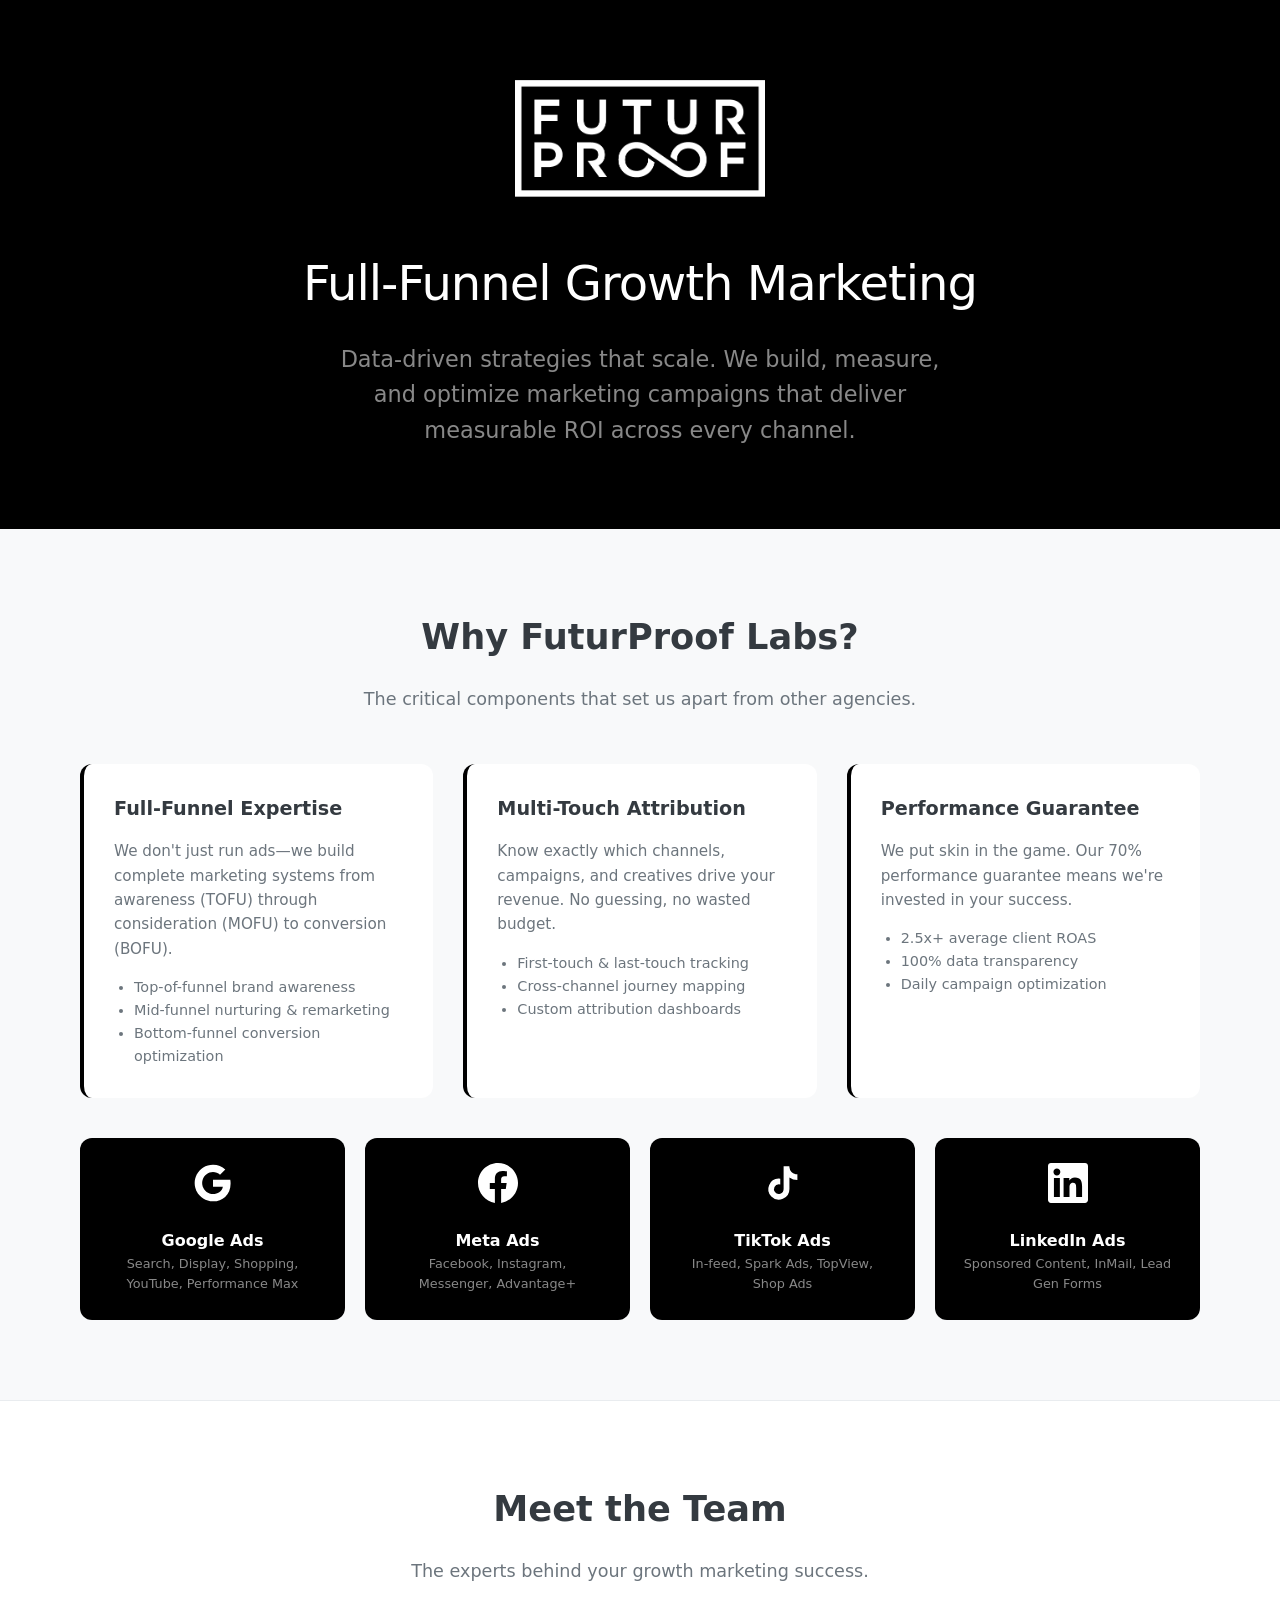
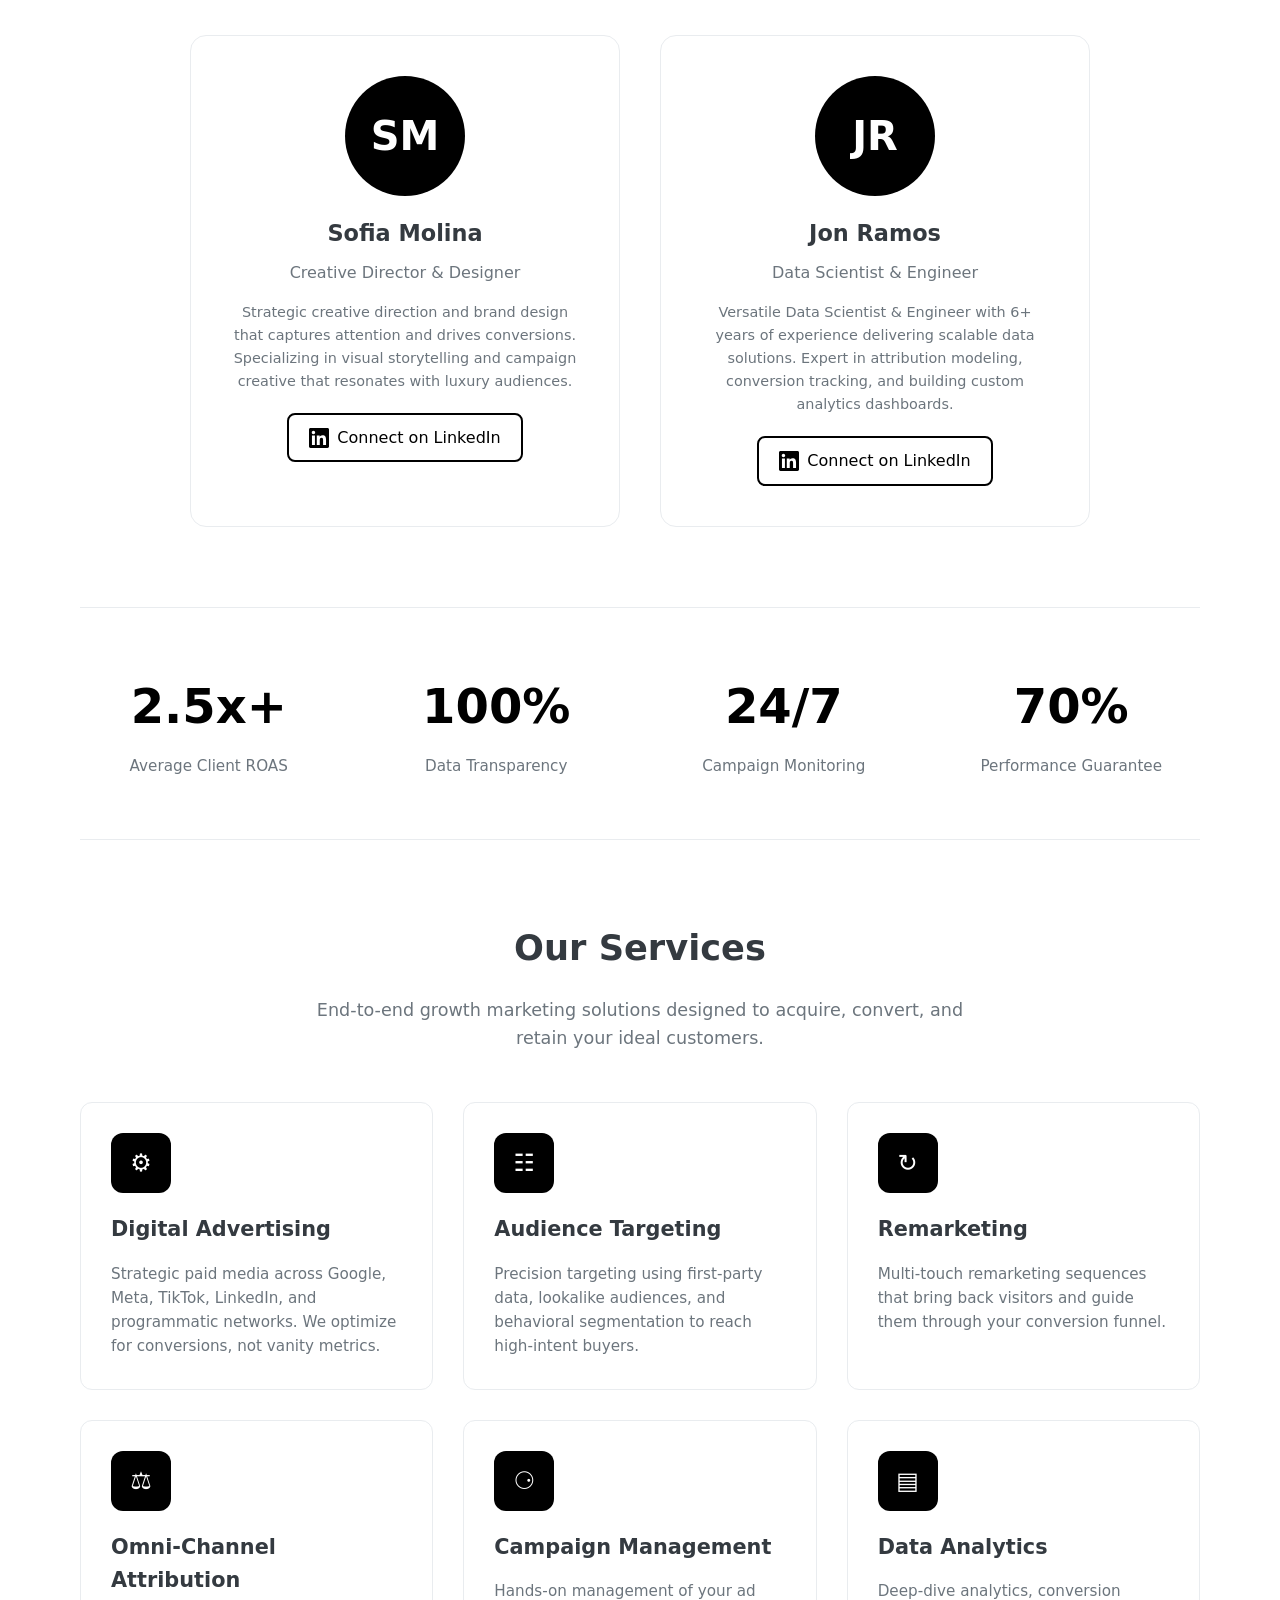
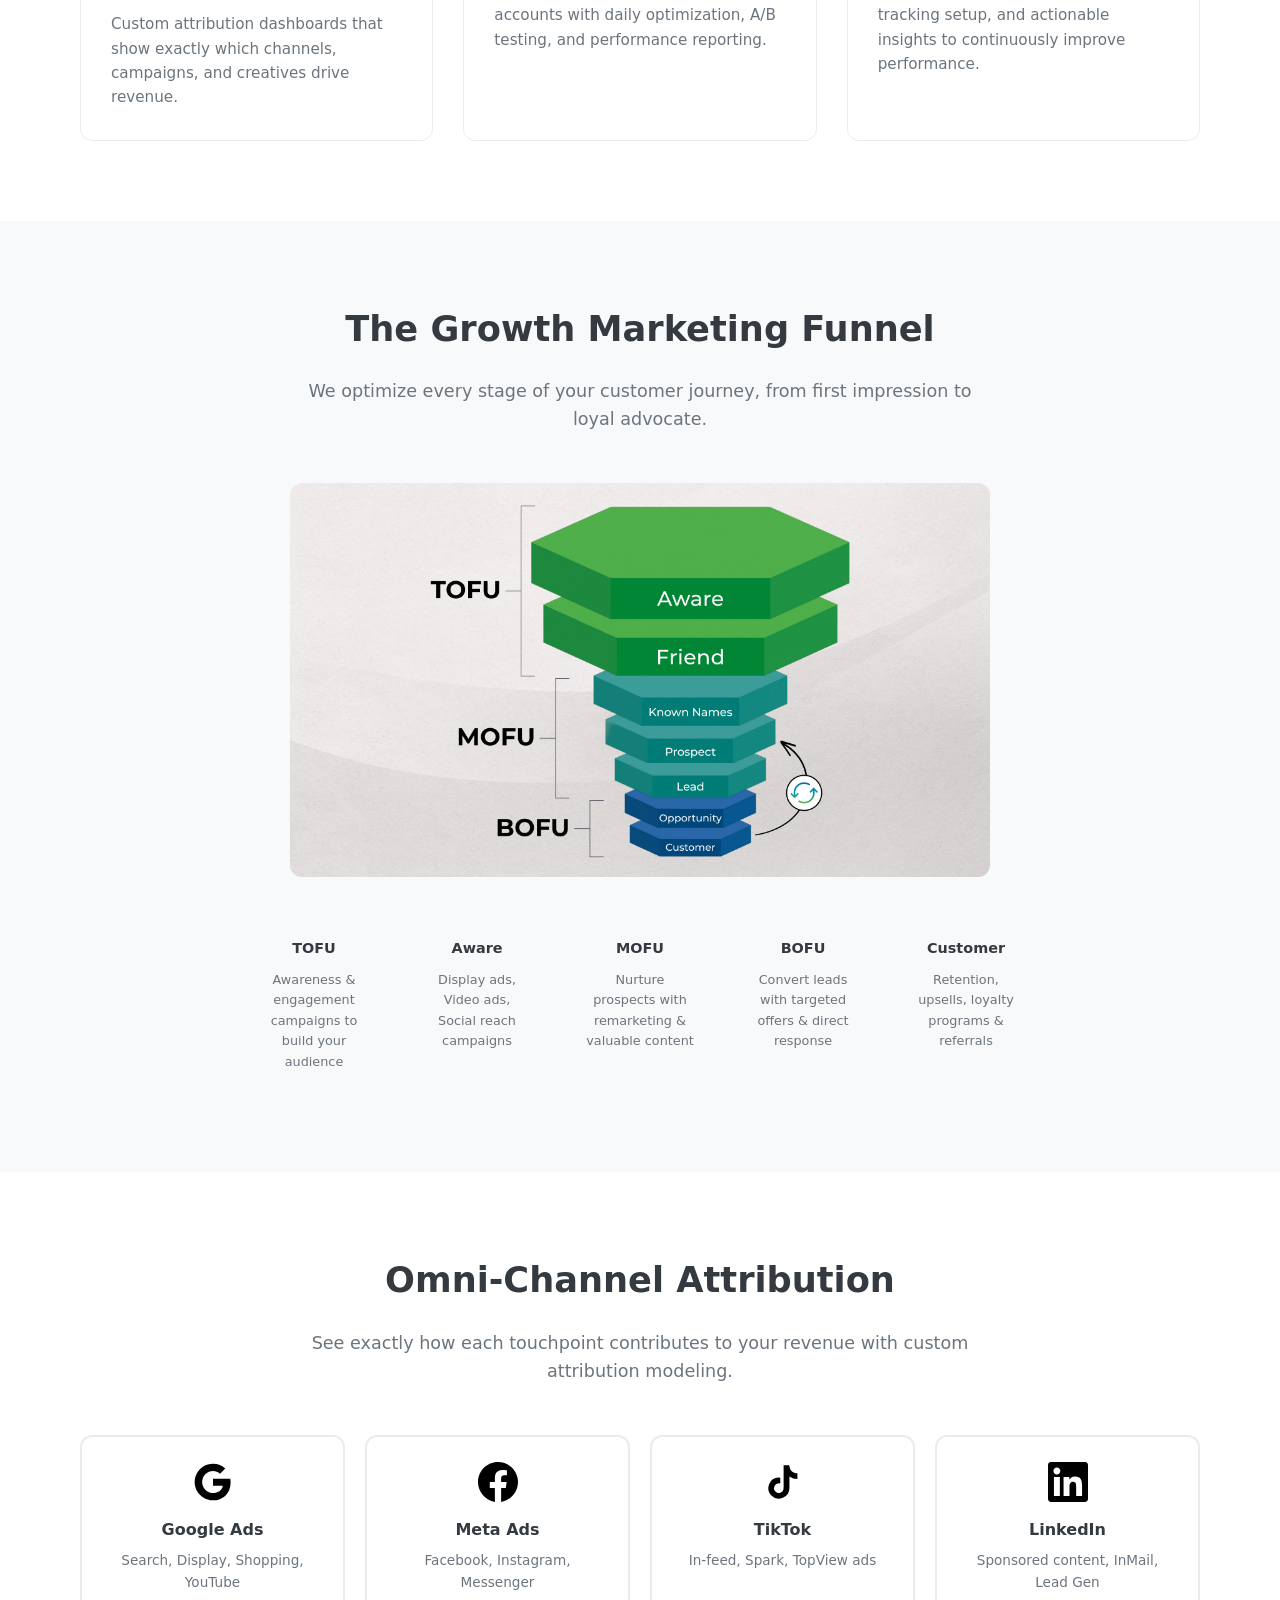
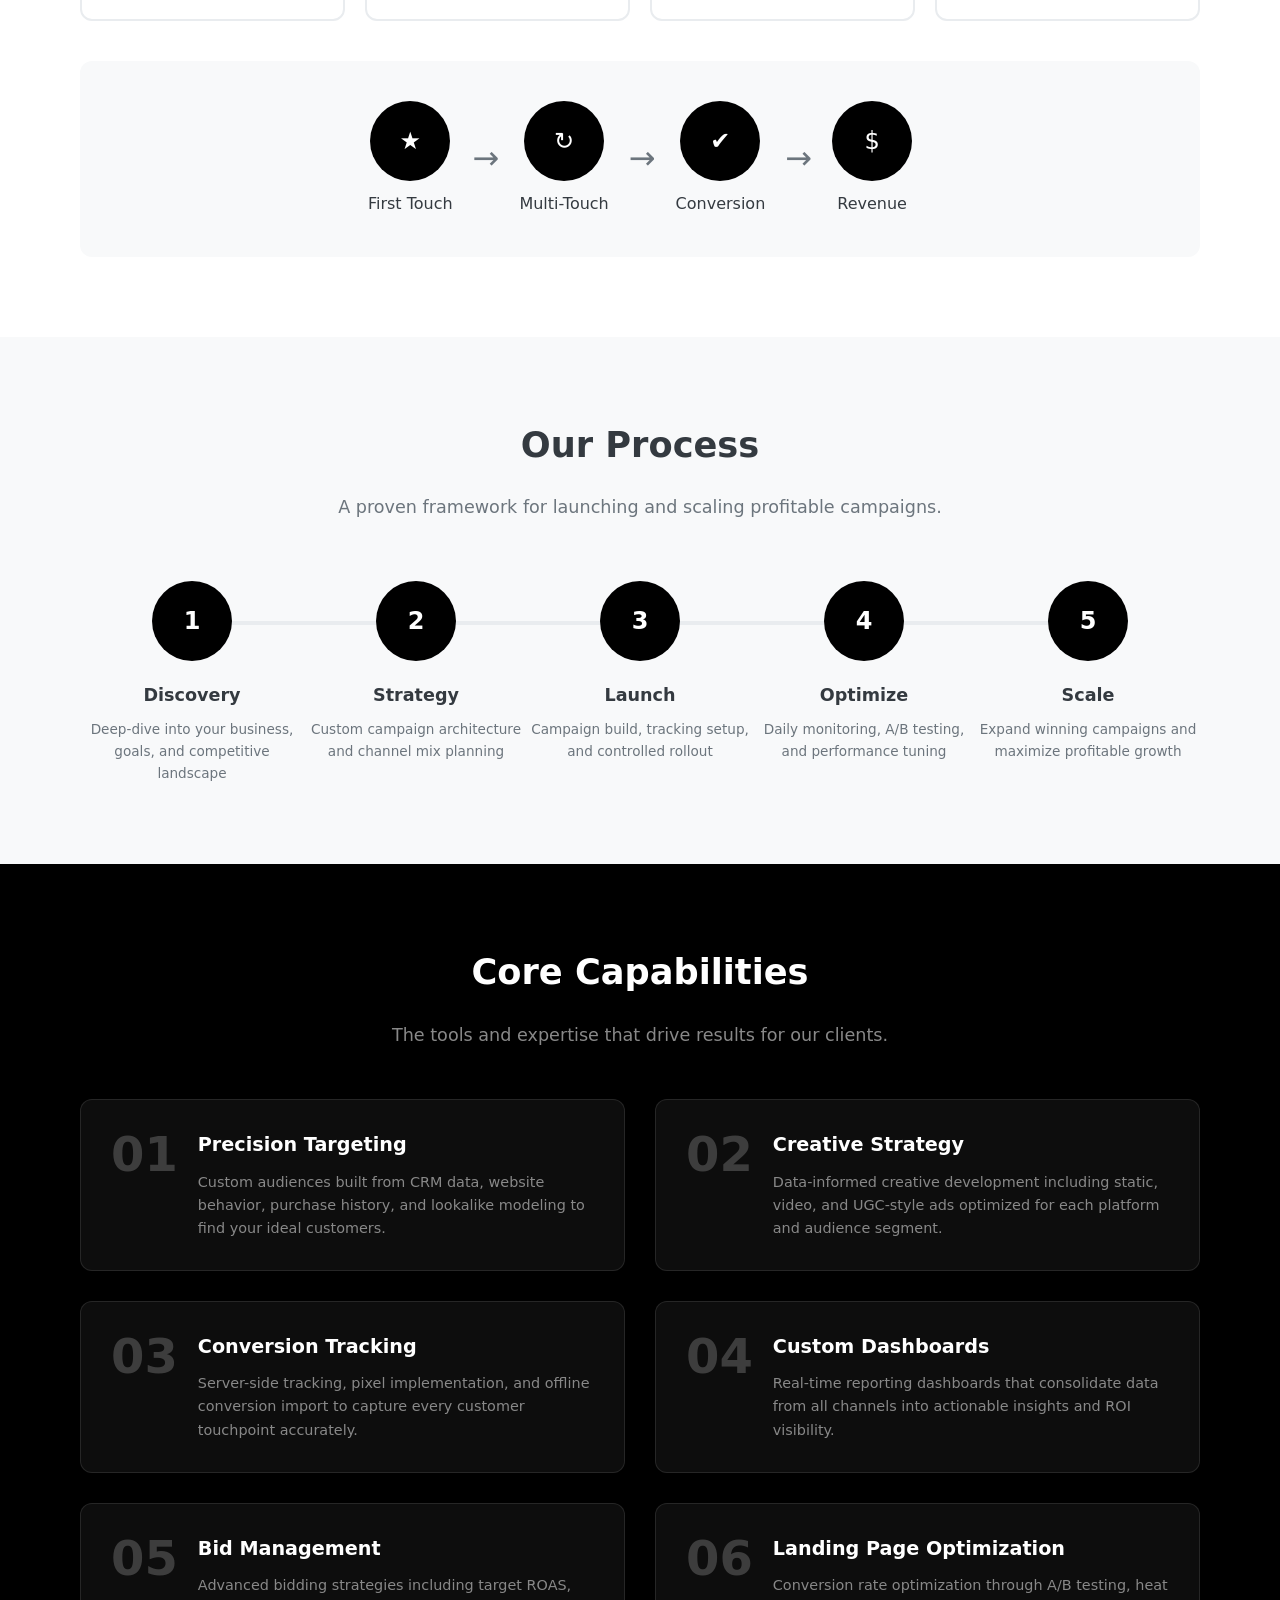
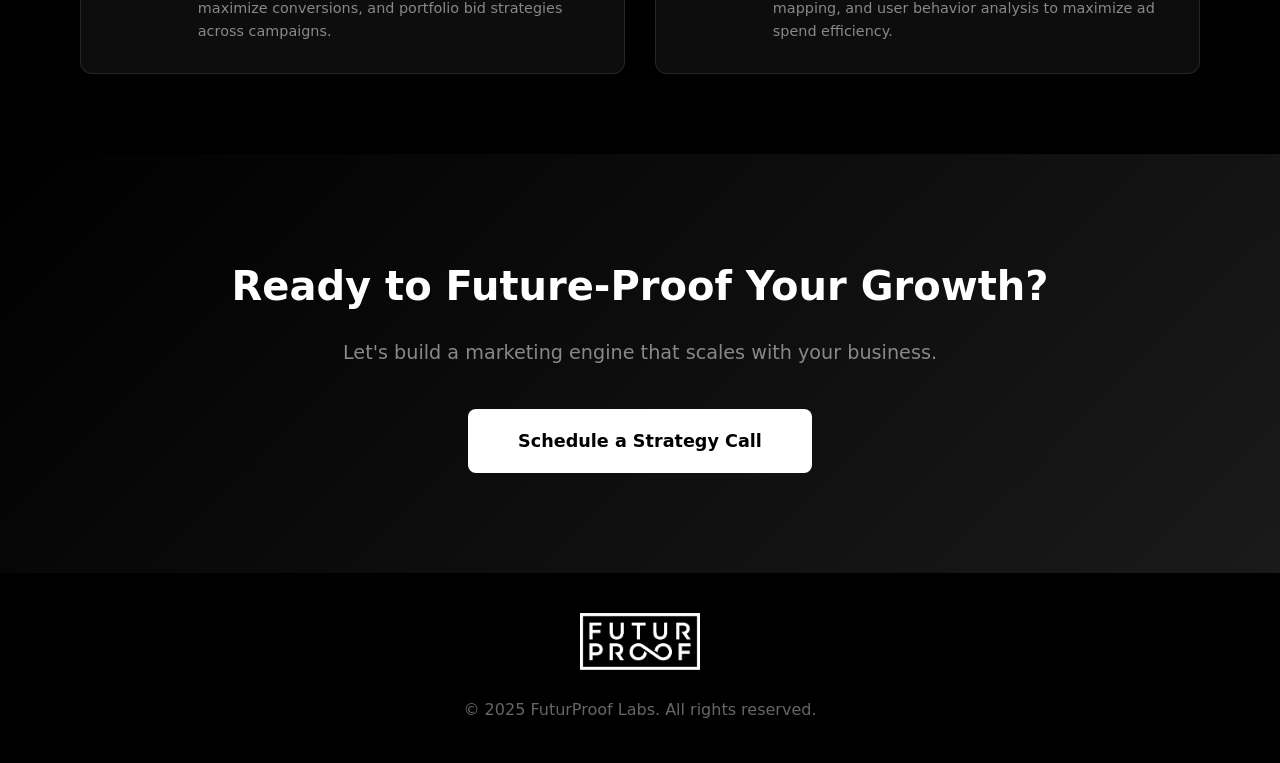
<file: e41638de574397f7c8f82bcf/futurproof-guide.html>
<!DOCTYPE html>
<html lang="en">
<head>
    <meta charset="UTF-8">
    <meta name="viewport" content="width=device-width, initial-scale=1.0">
    <title>FuturProof Labs - Full-Funnel Growth Marketing</title>
    <link rel="icon" type="image/x-icon" href="favicon.ico">
    <link rel="icon" type="image/png" href="assets/images/favicon.png">
    <style>
        * {
            margin: 0;
            padding: 0;
            box-sizing: border-box;
        }

        :root {
            --black: #000000;
            --white: #ffffff;
            --gray-100: #f8f9fa;
            --gray-200: #e9ecef;
            --gray-600: #6c757d;
            --gray-800: #343a40;
            --accent: #2563eb;
            --success: #10b981;
            --warning: #f59e0b;
        }

        body {
            font-family: 'Segoe UI', system-ui, -apple-system, sans-serif;
            background: var(--white);
            color: var(--gray-800);
            line-height: 1.6;
        }

        /* Hero Section */
        .hero {
            background: var(--black);
            color: var(--white);
            padding: 80px 40px;
            text-align: center;
        }

        .hero-logo {
            max-width: 250px;
            margin-bottom: 40px;
        }

        .hero h1 {
            font-size: 3rem;
            font-weight: 300;
            margin-bottom: 20px;
            letter-spacing: -1px;
        }

        .hero .tagline {
            font-size: 1.4rem;
            color: #888;
            max-width: 600px;
            margin: 0 auto;
        }

        /* Container */
        .container {
            max-width: 1200px;
            margin: 0 auto;
            padding: 0 40px;
        }

        /* Section */
        .section {
            padding: 80px 0;
        }

        .section-dark {
            background: var(--gray-100);
        }

        .section-black {
            background: var(--black);
            color: var(--white);
        }

        .section-title {
            font-size: 2.2rem;
            font-weight: 600;
            margin-bottom: 20px;
            text-align: center;
        }

        .section-subtitle {
            font-size: 1.1rem;
            color: var(--gray-600);
            text-align: center;
            max-width: 700px;
            margin: 0 auto 50px;
        }

        .section-black .section-subtitle {
            color: #888;
        }

        /* Services Grid */
        .services-grid {
            display: grid;
            grid-template-columns: repeat(3, 1fr);
            gap: 30px;
        }

        .service-card {
            background: var(--white);
            border: 1px solid var(--gray-200);
            border-radius: 12px;
            padding: 30px;
            transition: transform 0.3s, box-shadow 0.3s;
        }

        .service-card:hover {
            transform: translateY(-5px);
            box-shadow: 0 20px 40px rgba(0,0,0,0.1);
        }

        .service-icon {
            width: 60px;
            height: 60px;
            background: var(--black);
            color: var(--white);
            border-radius: 12px;
            display: flex;
            align-items: center;
            justify-content: center;
            font-size: 1.5rem;
            margin-bottom: 20px;
        }

        .service-card h3 {
            font-size: 1.3rem;
            margin-bottom: 15px;
        }

        .service-card p {
            color: var(--gray-600);
            font-size: 0.95rem;
        }

        /* Marketing Funnel */
        .funnel-container {
            max-width: 800px;
            margin: 0 auto;
        }

        .funnel-details {
            display: grid;
            grid-template-columns: repeat(5, 1fr);
            gap: 15px;
            margin-top: 40px;
        }

        .funnel-detail {
            text-align: center;
            padding: 20px;
            background: var(--gray-100);
            border-radius: 8px;
        }

        .funnel-detail h4 {
            font-size: 0.9rem;
            margin-bottom: 10px;
            color: var(--gray-800);
        }

        .funnel-detail p {
            font-size: 0.8rem;
            color: var(--gray-600);
        }

        /* Attribution Diagram */
        .attribution-grid {
            display: grid;
            grid-template-columns: repeat(4, 1fr);
            gap: 20px;
            margin-bottom: 40px;
        }

        .channel-card {
            background: var(--white);
            border: 2px solid var(--gray-200);
            border-radius: 12px;
            padding: 25px;
            text-align: center;
        }

        .channel-icon {
            margin-bottom: 15px;
            display: flex;
            justify-content: center;
            align-items: center;
        }

        .channel-card h4 {
            font-size: 1rem;
            margin-bottom: 8px;
        }

        .channel-card p {
            font-size: 0.85rem;
            color: var(--gray-600);
        }

        .attribution-flow {
            display: flex;
            align-items: center;
            justify-content: center;
            gap: 20px;
            padding: 40px;
            background: var(--gray-100);
            border-radius: 12px;
        }

        .flow-item {
            text-align: center;
        }

        .flow-circle {
            width: 80px;
            height: 80px;
            border-radius: 50%;
            background: var(--black);
            color: var(--white);
            display: flex;
            align-items: center;
            justify-content: center;
            font-size: 1.5rem;
            margin: 0 auto 10px;
        }

        .flow-arrow {
            font-size: 2rem;
            color: var(--gray-600);
        }

        /* Process Timeline */
        .process-timeline {
            display: flex;
            justify-content: space-between;
            position: relative;
            margin-top: 60px;
        }

        .process-timeline::before {
            content: '';
            position: absolute;
            top: 40px;
            left: 10%;
            right: 10%;
            height: 4px;
            background: var(--gray-200);
        }

        .process-step {
            text-align: center;
            width: 20%;
            position: relative;
        }

        .step-number {
            width: 80px;
            height: 80px;
            background: var(--black);
            color: var(--white);
            border-radius: 50%;
            display: flex;
            align-items: center;
            justify-content: center;
            font-size: 1.5rem;
            font-weight: 700;
            margin: 0 auto 20px;
            position: relative;
            z-index: 1;
        }

        .process-step h4 {
            font-size: 1.1rem;
            margin-bottom: 10px;
        }

        .process-step p {
            font-size: 0.85rem;
            color: var(--gray-600);
        }

        /* Capabilities */
        .capabilities-grid {
            display: grid;
            grid-template-columns: repeat(2, 1fr);
            gap: 30px;
        }

        .capability-card {
            display: flex;
            gap: 20px;
            padding: 30px;
            background: rgba(255,255,255,0.05);
            border: 1px solid rgba(255,255,255,0.1);
            border-radius: 12px;
        }

        .capability-number {
            font-size: 3rem;
            font-weight: 700;
            color: rgba(255,255,255,0.2);
            line-height: 1;
        }

        .capability-content h3 {
            font-size: 1.2rem;
            margin-bottom: 10px;
        }

        .capability-content p {
            color: #888;
            font-size: 0.9rem;
        }

        /* CTA Section */
        .cta-section {
            text-align: center;
            padding: 100px 40px;
            background: linear-gradient(135deg, #000 0%, #1a1a1a 100%);
            color: var(--white);
        }

        .cta-section h2 {
            font-size: 2.5rem;
            margin-bottom: 20px;
        }

        .cta-section p {
            font-size: 1.2rem;
            color: #888;
            margin-bottom: 40px;
        }

        .cta-button {
            display: inline-block;
            padding: 18px 50px;
            background: var(--white);
            color: var(--black);
            text-decoration: none;
            font-weight: 600;
            font-size: 1.1rem;
            border-radius: 8px;
            transition: transform 0.3s;
        }

        .cta-button:hover {
            transform: scale(1.05);
        }

        /* Team Section */
        .team-grid {
            display: grid;
            grid-template-columns: repeat(2, 1fr);
            gap: 40px;
            max-width: 900px;
            margin: 0 auto;
        }

        .team-card {
            background: var(--white);
            border-radius: 16px;
            padding: 40px;
            text-align: center;
            border: 1px solid var(--gray-200);
            transition: transform 0.3s, box-shadow 0.3s;
        }

        .team-card:hover {
            transform: translateY(-5px);
            box-shadow: 0 20px 40px rgba(0,0,0,0.1);
        }

        .team-avatar {
            width: 120px;
            height: 120px;
            border-radius: 50%;
            background: var(--black);
            color: var(--white);
            display: flex;
            align-items: center;
            justify-content: center;
            font-size: 2.5rem;
            font-weight: 600;
            margin: 0 auto 20px;
        }

        .team-card h3 {
            font-size: 1.4rem;
            margin-bottom: 8px;
        }

        .team-card .team-title {
            color: var(--gray-600);
            font-size: 1rem;
            margin-bottom: 15px;
        }

        .team-card .team-bio {
            color: var(--gray-600);
            font-size: 0.9rem;
            line-height: 1.6;
            margin-bottom: 20px;
        }

        .team-linkedin {
            display: inline-flex;
            align-items: center;
            gap: 8px;
            color: var(--black);
            text-decoration: none;
            font-weight: 500;
            padding: 10px 20px;
            border: 2px solid var(--black);
            border-radius: 8px;
            transition: background 0.3s, color 0.3s;
        }

        .team-linkedin:hover {
            background: var(--black);
            color: var(--white);
        }

        .team-linkedin svg {
            width: 20px;
            height: 20px;
        }

        /* Stats Bar */
        .stats-bar {
            display: grid;
            grid-template-columns: repeat(4, 1fr);
            gap: 30px;
            padding: 60px 0;
            border-top: 1px solid var(--gray-200);
            border-bottom: 1px solid var(--gray-200);
        }

        .stat-item {
            text-align: center;
        }

        .stat-number {
            font-size: 3rem;
            font-weight: 700;
            color: var(--black);
            margin-bottom: 10px;
        }

        .stat-label {
            color: var(--gray-600);
            font-size: 0.95rem;
        }

        /* Responsive */
        @media (max-width: 1024px) {
            .services-grid {
                grid-template-columns: repeat(2, 1fr);
            }

            .funnel-details {
                grid-template-columns: repeat(3, 1fr);
            }

            .attribution-grid {
                grid-template-columns: repeat(2, 1fr);
            }
        }

        @media (max-width: 768px) {
            .hero h1 {
                font-size: 2rem;
            }

            .services-grid,
            .capabilities-grid,
            .team-grid {
                grid-template-columns: 1fr;
            }

            .funnel-details,
            .stats-bar {
                grid-template-columns: repeat(2, 1fr);
            }

            .process-timeline {
                flex-direction: column;
                gap: 30px;
            }

            .process-timeline::before {
                display: none;
            }

            .process-step {
                width: 100%;
            }

            .attribution-flow {
                flex-direction: column;
            }

            .flow-arrow {
                transform: rotate(90deg);
            }
        }

        /* Print Styles */
        @media print {
            .hero {
                padding: 40px;
            }

            .section {
                padding: 40px 0;
            }

            .service-card:hover,
            .funnel-bar:hover {
                transform: none;
                box-shadow: none;
            }
        }
    </style>
</head>
<body>
    <!-- Google Tag Manager (noscript) -->
    <noscript><iframe src="https://www.googletagmanager.com/ns.html?id=GTM-5G9CL9B5"
    height="0" width="0" style="display:none;visibility:hidden"></iframe></noscript>
    <!-- End Google Tag Manager (noscript) -->
    <!-- Hero -->
    <section class="hero">
        <img src="assets/images/futurproof-logo.png" alt="FuturProof Labs" class="hero-logo">
        <h1>Full-Funnel Growth Marketing</h1>
        <p class="tagline">Data-driven strategies that scale. We build, measure, and optimize marketing campaigns that deliver measurable ROI across every channel.</p>
    </section>

    <!-- Why FuturProof Labs - Critical Components -->
    <section class="section" style="background: #f8f9fa; border-bottom: 1px solid #e9ecef;">
        <div class="container">
            <h2 class="section-title">Why FuturProof Labs?</h2>
            <p class="section-subtitle">The critical components that set us apart from other agencies.</p>

            <div style="display: grid; grid-template-columns: repeat(3, 1fr); gap: 30px; margin-top: 40px;">
                <div style="background: #fff; padding: 30px; border-radius: 12px; border-left: 4px solid #000;">
                    <h3 style="font-size: 1.2rem; margin-bottom: 15px;">Full-Funnel Expertise</h3>
                    <p style="color: #6c757d; font-size: 0.95rem; margin-bottom: 15px;">We don't just run ads—we build complete marketing systems from awareness (TOFU) through consideration (MOFU) to conversion (BOFU).</p>
                    <ul style="color: #6c757d; font-size: 0.9rem; padding-left: 20px;">
                        <li>Top-of-funnel brand awareness</li>
                        <li>Mid-funnel nurturing & remarketing</li>
                        <li>Bottom-funnel conversion optimization</li>
                    </ul>
                </div>
                <div style="background: #fff; padding: 30px; border-radius: 12px; border-left: 4px solid #000;">
                    <h3 style="font-size: 1.2rem; margin-bottom: 15px;">Multi-Touch Attribution</h3>
                    <p style="color: #6c757d; font-size: 0.95rem; margin-bottom: 15px;">Know exactly which channels, campaigns, and creatives drive your revenue. No guessing, no wasted budget.</p>
                    <ul style="color: #6c757d; font-size: 0.9rem; padding-left: 20px;">
                        <li>First-touch & last-touch tracking</li>
                        <li>Cross-channel journey mapping</li>
                        <li>Custom attribution dashboards</li>
                    </ul>
                </div>
                <div style="background: #fff; padding: 30px; border-radius: 12px; border-left: 4px solid #000;">
                    <h3 style="font-size: 1.2rem; margin-bottom: 15px;">Performance Guarantee</h3>
                    <p style="color: #6c757d; font-size: 0.95rem; margin-bottom: 15px;">We put skin in the game. Our 70% performance guarantee means we're invested in your success.</p>
                    <ul style="color: #6c757d; font-size: 0.9rem; padding-left: 20px;">
                        <li>2.5x+ average client ROAS</li>
                        <li>100% data transparency</li>
                        <li>Daily campaign optimization</li>
                    </ul>
                </div>
            </div>

            <div style="display: grid; grid-template-columns: repeat(4, 1fr); gap: 20px; margin-top: 40px;">
                <div style="background: #000; color: #fff; padding: 25px; border-radius: 12px; text-align: center;">
                    <div style="font-size: 2rem; margin-bottom: 10px;">
                        <svg viewBox="0 0 24 24" width="40" height="40" fill="#fff" style="display: inline-block;">
                            <path d="M22.56 12.25c0-.78-.07-1.53-.2-2.25H12v4.26h5.92c-.26 1.37-1.04 2.53-2.21 3.31v2.77h3.57c2.08-1.92 3.28-4.74 3.28-8.09z"/>
                            <path d="M12 23c2.97 0 5.46-.98 7.28-2.66l-3.57-2.77c-.98.66-2.23 1.06-3.71 1.06-2.86 0-5.29-1.93-6.16-4.53H2.18v2.84C3.99 20.53 7.7 23 12 23z"/>
                            <path d="M5.84 14.09c-.22-.66-.35-1.36-.35-2.09s.13-1.43.35-2.09V7.07H2.18C1.43 8.55 1 10.22 1 12s.43 3.45 1.18 4.93l2.85-2.22.81-.62z"/>
                            <path d="M12 5.38c1.62 0 3.06.56 4.21 1.64l3.15-3.15C17.45 2.09 14.97 1 12 1 7.7 1 3.99 3.47 2.18 7.07l3.66 2.84c.87-2.6 3.3-4.53 6.16-4.53z"/>
                        </svg>
                    </div>
                    <h4 style="font-size: 1rem;">Google Ads</h4>
                    <p style="font-size: 0.8rem; color: #888;">Search, Display, Shopping, YouTube, Performance Max</p>
                </div>
                <div style="background: #000; color: #fff; padding: 25px; border-radius: 12px; text-align: center;">
                    <div style="font-size: 2rem; margin-bottom: 10px;">
                        <svg viewBox="0 0 24 24" width="40" height="40" fill="#fff" style="display: inline-block;">
                            <path d="M24 12.073c0-6.627-5.373-12-12-12s-12 5.373-12 12c0 5.99 4.388 10.954 10.125 11.854v-8.385H7.078v-3.47h3.047V9.43c0-3.007 1.792-4.669 4.533-4.669 1.312 0 2.686.235 2.686.235v2.953H15.83c-1.491 0-1.956.925-1.956 1.874v2.25h3.328l-.532 3.47h-2.796v8.385C19.612 23.027 24 18.062 24 12.073z"/>
                        </svg>
                    </div>
                    <h4 style="font-size: 1rem;">Meta Ads</h4>
                    <p style="font-size: 0.8rem; color: #888;">Facebook, Instagram, Messenger, Advantage+</p>
                </div>
                <div style="background: #000; color: #fff; padding: 25px; border-radius: 12px; text-align: center;">
                    <div style="font-size: 2rem; margin-bottom: 10px;">
                        <svg viewBox="0 0 24 24" width="40" height="40" fill="#fff" style="display: inline-block;">
                            <path d="M19.59 6.69a4.83 4.83 0 0 1-3.77-4.25V2h-3.45v13.67a2.89 2.89 0 0 1-5.2 1.74 2.89 2.89 0 0 1 2.31-4.64 2.93 2.93 0 0 1 .88.13V9.4a6.84 6.84 0 0 0-1-.05A6.33 6.33 0 0 0 5 20.1a6.34 6.34 0 0 0 10.86-4.43v-7a8.16 8.16 0 0 0 4.77 1.52v-3.4a4.85 4.85 0 0 1-1-.1z"/>
                        </svg>
                    </div>
                    <h4 style="font-size: 1rem;">TikTok Ads</h4>
                    <p style="font-size: 0.8rem; color: #888;">In-feed, Spark Ads, TopView, Shop Ads</p>
                </div>
                <div style="background: #000; color: #fff; padding: 25px; border-radius: 12px; text-align: center;">
                    <div style="font-size: 2rem; margin-bottom: 10px;">
                        <svg viewBox="0 0 24 24" width="40" height="40" fill="#fff" style="display: inline-block;">
                            <path d="M20.447 20.452h-3.554v-5.569c0-1.328-.027-3.037-1.852-3.037-1.853 0-2.136 1.445-2.136 2.939v5.667H9.351V9h3.414v1.561h.046c.477-.9 1.637-1.85 3.37-1.85 3.601 0 4.267 2.37 4.267 5.455v6.286zM5.337 7.433c-1.144 0-2.063-.926-2.063-2.065 0-1.138.92-2.063 2.063-2.063 1.14 0 2.064.925 2.064 2.063 0 1.139-.925 2.065-2.064 2.065zm1.782 13.019H3.555V9h3.564v11.452zM22.225 0H1.771C.792 0 0 .774 0 1.729v20.542C0 23.227.792 24 1.771 24h20.451C23.2 24 24 23.227 24 22.271V1.729C24 .774 23.2 0 22.222 0h.003z"/>
                        </svg>
                    </div>
                    <h4 style="font-size: 1rem;">LinkedIn Ads</h4>
                    <p style="font-size: 0.8rem; color: #888;">Sponsored Content, InMail, Lead Gen Forms</p>
                </div>
            </div>
        </div>
    </section>

    <!-- Team Section -->
    <section class="section">
        <div class="container">
            <h2 class="section-title">Meet the Team</h2>
            <p class="section-subtitle">The experts behind your growth marketing success.</p>

            <div class="team-grid">
                <div class="team-card">
                    <div class="team-avatar">SM</div>
                    <h3>Sofia Molina</h3>
                    <p class="team-title">Creative Director & Designer</p>
                    <p class="team-bio">Strategic creative direction and brand design that captures attention and drives conversions. Specializing in visual storytelling and campaign creative that resonates with luxury audiences.</p>
                    <a href="https://www.linkedin.com/in/sofia-molina-designs/" target="_blank" class="team-linkedin">
                        <svg viewBox="0 0 24 24" fill="currentColor">
                            <path d="M20.447 20.452h-3.554v-5.569c0-1.328-.027-3.037-1.852-3.037-1.853 0-2.136 1.445-2.136 2.939v5.667H9.351V9h3.414v1.561h.046c.477-.9 1.637-1.85 3.37-1.85 3.601 0 4.267 2.37 4.267 5.455v6.286zM5.337 7.433c-1.144 0-2.063-.926-2.063-2.065 0-1.138.92-2.063 2.063-2.063 1.14 0 2.064.925 2.064 2.063 0 1.139-.925 2.065-2.064 2.065zm1.782 13.019H3.555V9h3.564v11.452zM22.225 0H1.771C.792 0 0 .774 0 1.729v20.542C0 23.227.792 24 1.771 24h20.451C23.2 24 24 23.227 24 22.271V1.729C24 .774 23.2 0 22.222 0h.003z"/>
                        </svg>
                        Connect on LinkedIn
                    </a>
                </div>

                <div class="team-card">
                    <div class="team-avatar">JR</div>
                    <h3>Jon Ramos</h3>
                    <p class="team-title">Data Scientist & Engineer</p>
                    <p class="team-bio">Versatile Data Scientist & Engineer with 6+ years of experience delivering scalable data solutions. Expert in attribution modeling, conversion tracking, and building custom analytics dashboards.</p>
                    <a href="https://www.linkedin.com/in/jon-d-ramos/" target="_blank" class="team-linkedin">
                        <svg viewBox="0 0 24 24" fill="currentColor">
                            <path d="M20.447 20.452h-3.554v-5.569c0-1.328-.027-3.037-1.852-3.037-1.853 0-2.136 1.445-2.136 2.939v5.667H9.351V9h3.414v1.561h.046c.477-.9 1.637-1.85 3.37-1.85 3.601 0 4.267 2.37 4.267 5.455v6.286zM5.337 7.433c-1.144 0-2.063-.926-2.063-2.065 0-1.138.92-2.063 2.063-2.063 1.14 0 2.064.925 2.064 2.063 0 1.139-.925 2.065-2.064 2.065zm1.782 13.019H3.555V9h3.564v11.452zM22.225 0H1.771C.792 0 0 .774 0 1.729v20.542C0 23.227.792 24 1.771 24h20.451C23.2 24 24 23.227 24 22.271V1.729C24 .774 23.2 0 22.222 0h.003z"/>
                        </svg>
                        Connect on LinkedIn
                    </a>
                </div>
            </div>
        </div>
    </section>

    <!-- Stats Bar -->
    <div class="container">
        <div class="stats-bar">
            <div class="stat-item">
                <div class="stat-number">2.5x+</div>
                <div class="stat-label">Average Client ROAS</div>
            </div>
            <div class="stat-item">
                <div class="stat-number">100%</div>
                <div class="stat-label">Data Transparency</div>
            </div>
            <div class="stat-item">
                <div class="stat-number">24/7</div>
                <div class="stat-label">Campaign Monitoring</div>
            </div>
            <div class="stat-item">
                <div class="stat-number">70%</div>
                <div class="stat-label">Performance Guarantee</div>
            </div>
        </div>
    </div>

    <!-- Services -->
    <section class="section">
        <div class="container">
            <h2 class="section-title">Our Services</h2>
            <p class="section-subtitle">End-to-end growth marketing solutions designed to acquire, convert, and retain your ideal customers.</p>

            <div class="services-grid">
                <div class="service-card">
                    <div class="service-icon">&#9881;</div>
                    <h3>Digital Advertising</h3>
                    <p>Strategic paid media across Google, Meta, TikTok, LinkedIn, and programmatic networks. We optimize for conversions, not vanity metrics.</p>
                </div>
                <div class="service-card">
                    <div class="service-icon">&#9783;</div>
                    <h3>Audience Targeting</h3>
                    <p>Precision targeting using first-party data, lookalike audiences, and behavioral segmentation to reach high-intent buyers.</p>
                </div>
                <div class="service-card">
                    <div class="service-icon">&#8635;</div>
                    <h3>Remarketing</h3>
                    <p>Multi-touch remarketing sequences that bring back visitors and guide them through your conversion funnel.</p>
                </div>
                <div class="service-card">
                    <div class="service-icon">&#9878;</div>
                    <h3>Omni-Channel Attribution</h3>
                    <p>Custom attribution dashboards that show exactly which channels, campaigns, and creatives drive revenue.</p>
                </div>
                <div class="service-card">
                    <div class="service-icon">&#9862;</div>
                    <h3>Campaign Management</h3>
                    <p>Hands-on management of your ad accounts with daily optimization, A/B testing, and performance reporting.</p>
                </div>
                <div class="service-card">
                    <div class="service-icon">&#9636;</div>
                    <h3>Data Analytics</h3>
                    <p>Deep-dive analytics, conversion tracking setup, and actionable insights to continuously improve performance.</p>
                </div>
            </div>
        </div>
    </section>

    <!-- Marketing Funnel -->
    <section class="section section-dark">
        <div class="container">
            <h2 class="section-title">The Growth Marketing Funnel</h2>
            <p class="section-subtitle">We optimize every stage of your customer journey, from first impression to loyal advocate.</p>

            <div class="funnel-container">
                <img src="assets/images/marketing-funnel.jpg" alt="Marketing Funnel - TOFU, MOFU, BOFU" style="width: 100%; max-width: 700px; display: block; margin: 0 auto; border-radius: 12px;">

                <div class="funnel-details">
                    <div class="funnel-detail">
                        <h4>TOFU</h4>
                        <p>Awareness & engagement campaigns to build your audience</p>
                    </div>
                    <div class="funnel-detail">
                        <h4>Aware</h4>
                        <p>Display ads, Video ads, Social reach campaigns</p>
                    </div>
                    <div class="funnel-detail">
                        <h4>MOFU</h4>
                        <p>Nurture prospects with remarketing & valuable content</p>
                    </div>
                    <div class="funnel-detail">
                        <h4>BOFU</h4>
                        <p>Convert leads with targeted offers & direct response</p>
                    </div>
                    <div class="funnel-detail">
                        <h4>Customer</h4>
                        <p>Retention, upsells, loyalty programs & referrals</p>
                    </div>
                </div>
            </div>
        </div>
    </section>

    <!-- Attribution -->
    <section class="section">
        <div class="container">
            <h2 class="section-title">Omni-Channel Attribution</h2>
            <p class="section-subtitle">See exactly how each touchpoint contributes to your revenue with custom attribution modeling.</p>

            <div class="attribution-grid">
                <div class="channel-card">
                    <div class="channel-icon">
                        <svg viewBox="0 0 24 24" width="40" height="40" fill="#000000">
                            <path d="M22.56 12.25c0-.78-.07-1.53-.2-2.25H12v4.26h5.92c-.26 1.37-1.04 2.53-2.21 3.31v2.77h3.57c2.08-1.92 3.28-4.74 3.28-8.09z"/>
                            <path d="M12 23c2.97 0 5.46-.98 7.28-2.66l-3.57-2.77c-.98.66-2.23 1.06-3.71 1.06-2.86 0-5.29-1.93-6.16-4.53H2.18v2.84C3.99 20.53 7.7 23 12 23z"/>
                            <path d="M5.84 14.09c-.22-.66-.35-1.36-.35-2.09s.13-1.43.35-2.09V7.07H2.18C1.43 8.55 1 10.22 1 12s.43 3.45 1.18 4.93l2.85-2.22.81-.62z"/>
                            <path d="M12 5.38c1.62 0 3.06.56 4.21 1.64l3.15-3.15C17.45 2.09 14.97 1 12 1 7.7 1 3.99 3.47 2.18 7.07l3.66 2.84c.87-2.6 3.3-4.53 6.16-4.53z"/>
                        </svg>
                    </div>
                    <h4>Google Ads</h4>
                    <p>Search, Display, Shopping, YouTube</p>
                </div>
                <div class="channel-card">
                    <div class="channel-icon">
                        <svg viewBox="0 0 24 24" width="40" height="40" fill="#000000">
                            <path d="M24 12.073c0-6.627-5.373-12-12-12s-12 5.373-12 12c0 5.99 4.388 10.954 10.125 11.854v-8.385H7.078v-3.47h3.047V9.43c0-3.007 1.792-4.669 4.533-4.669 1.312 0 2.686.235 2.686.235v2.953H15.83c-1.491 0-1.956.925-1.956 1.874v2.25h3.328l-.532 3.47h-2.796v8.385C19.612 23.027 24 18.062 24 12.073z"/>
                        </svg>
                    </div>
                    <h4>Meta Ads</h4>
                    <p>Facebook, Instagram, Messenger</p>
                </div>
                <div class="channel-card">
                    <div class="channel-icon">
                        <svg viewBox="0 0 24 24" width="40" height="40" fill="#000000">
                            <path d="M19.59 6.69a4.83 4.83 0 0 1-3.77-4.25V2h-3.45v13.67a2.89 2.89 0 0 1-5.2 1.74 2.89 2.89 0 0 1 2.31-4.64 2.93 2.93 0 0 1 .88.13V9.4a6.84 6.84 0 0 0-1-.05A6.33 6.33 0 0 0 5 20.1a6.34 6.34 0 0 0 10.86-4.43v-7a8.16 8.16 0 0 0 4.77 1.52v-3.4a4.85 4.85 0 0 1-1-.1z"/>
                        </svg>
                    </div>
                    <h4>TikTok</h4>
                    <p>In-feed, Spark, TopView ads</p>
                </div>
                <div class="channel-card">
                    <div class="channel-icon">
                        <svg viewBox="0 0 24 24" width="40" height="40" fill="#000000">
                            <path d="M20.447 20.452h-3.554v-5.569c0-1.328-.027-3.037-1.852-3.037-1.853 0-2.136 1.445-2.136 2.939v5.667H9.351V9h3.414v1.561h.046c.477-.9 1.637-1.85 3.37-1.85 3.601 0 4.267 2.37 4.267 5.455v6.286zM5.337 7.433c-1.144 0-2.063-.926-2.063-2.065 0-1.138.92-2.063 2.063-2.063 1.14 0 2.064.925 2.064 2.063 0 1.139-.925 2.065-2.064 2.065zm1.782 13.019H3.555V9h3.564v11.452zM22.225 0H1.771C.792 0 0 .774 0 1.729v20.542C0 23.227.792 24 1.771 24h20.451C23.2 24 24 23.227 24 22.271V1.729C24 .774 23.2 0 22.222 0h.003z"/>
                        </svg>
                    </div>
                    <h4>LinkedIn</h4>
                    <p>Sponsored content, InMail, Lead Gen</p>
                </div>
            </div>

            <div class="attribution-flow">
                <div class="flow-item">
                    <div class="flow-circle">&#9733;</div>
                    <p>First Touch</p>
                </div>
                <div class="flow-arrow">&#8594;</div>
                <div class="flow-item">
                    <div class="flow-circle">&#8635;</div>
                    <p>Multi-Touch</p>
                </div>
                <div class="flow-arrow">&#8594;</div>
                <div class="flow-item">
                    <div class="flow-circle">&#10004;</div>
                    <p>Conversion</p>
                </div>
                <div class="flow-arrow">&#8594;</div>
                <div class="flow-item">
                    <div class="flow-circle">$</div>
                    <p>Revenue</p>
                </div>
            </div>
        </div>
    </section>

    <!-- Process -->
    <section class="section section-dark">
        <div class="container">
            <h2 class="section-title">Our Process</h2>
            <p class="section-subtitle">A proven framework for launching and scaling profitable campaigns.</p>

            <div class="process-timeline">
                <div class="process-step">
                    <div class="step-number">1</div>
                    <h4>Discovery</h4>
                    <p>Deep-dive into your business, goals, and competitive landscape</p>
                </div>
                <div class="process-step">
                    <div class="step-number">2</div>
                    <h4>Strategy</h4>
                    <p>Custom campaign architecture and channel mix planning</p>
                </div>
                <div class="process-step">
                    <div class="step-number">3</div>
                    <h4>Launch</h4>
                    <p>Campaign build, tracking setup, and controlled rollout</p>
                </div>
                <div class="process-step">
                    <div class="step-number">4</div>
                    <h4>Optimize</h4>
                    <p>Daily monitoring, A/B testing, and performance tuning</p>
                </div>
                <div class="process-step">
                    <div class="step-number">5</div>
                    <h4>Scale</h4>
                    <p>Expand winning campaigns and maximize profitable growth</p>
                </div>
            </div>
        </div>
    </section>

    <!-- Capabilities -->
    <section class="section section-black">
        <div class="container">
            <h2 class="section-title">Core Capabilities</h2>
            <p class="section-subtitle">The tools and expertise that drive results for our clients.</p>

            <div class="capabilities-grid">
                <div class="capability-card">
                    <div class="capability-number">01</div>
                    <div class="capability-content">
                        <h3>Precision Targeting</h3>
                        <p>Custom audiences built from CRM data, website behavior, purchase history, and lookalike modeling to find your ideal customers.</p>
                    </div>
                </div>
                <div class="capability-card">
                    <div class="capability-number">02</div>
                    <div class="capability-content">
                        <h3>Creative Strategy</h3>
                        <p>Data-informed creative development including static, video, and UGC-style ads optimized for each platform and audience segment.</p>
                    </div>
                </div>
                <div class="capability-card">
                    <div class="capability-number">03</div>
                    <div class="capability-content">
                        <h3>Conversion Tracking</h3>
                        <p>Server-side tracking, pixel implementation, and offline conversion import to capture every customer touchpoint accurately.</p>
                    </div>
                </div>
                <div class="capability-card">
                    <div class="capability-number">04</div>
                    <div class="capability-content">
                        <h3>Custom Dashboards</h3>
                        <p>Real-time reporting dashboards that consolidate data from all channels into actionable insights and ROI visibility.</p>
                    </div>
                </div>
                <div class="capability-card">
                    <div class="capability-number">05</div>
                    <div class="capability-content">
                        <h3>Bid Management</h3>
                        <p>Advanced bidding strategies including target ROAS, maximize conversions, and portfolio bid strategies across campaigns.</p>
                    </div>
                </div>
                <div class="capability-card">
                    <div class="capability-number">06</div>
                    <div class="capability-content">
                        <h3>Landing Page Optimization</h3>
                        <p>Conversion rate optimization through A/B testing, heat mapping, and user behavior analysis to maximize ad spend efficiency.</p>
                    </div>
                </div>
            </div>
        </div>
    </section>

    <!-- CTA -->
    <section class="cta-section">
        <h2>Ready to Future-Proof Your Growth?</h2>
        <p>Let's build a marketing engine that scales with your business.</p>
        <a href="#" class="cta-button">Schedule a Strategy Call</a>
    </section>

    <!-- Footer -->
    <footer style="background: #000; color: #666; text-align: center; padding: 40px;">
        <img src="assets/images/futurproof-logo.png" alt="FuturProof Labs" style="max-width: 120px; margin-bottom: 20px;">
        <p>&copy; 2025 FuturProof Labs. All rights reserved.</p>
    </footer>
</body>
</html>
</file>
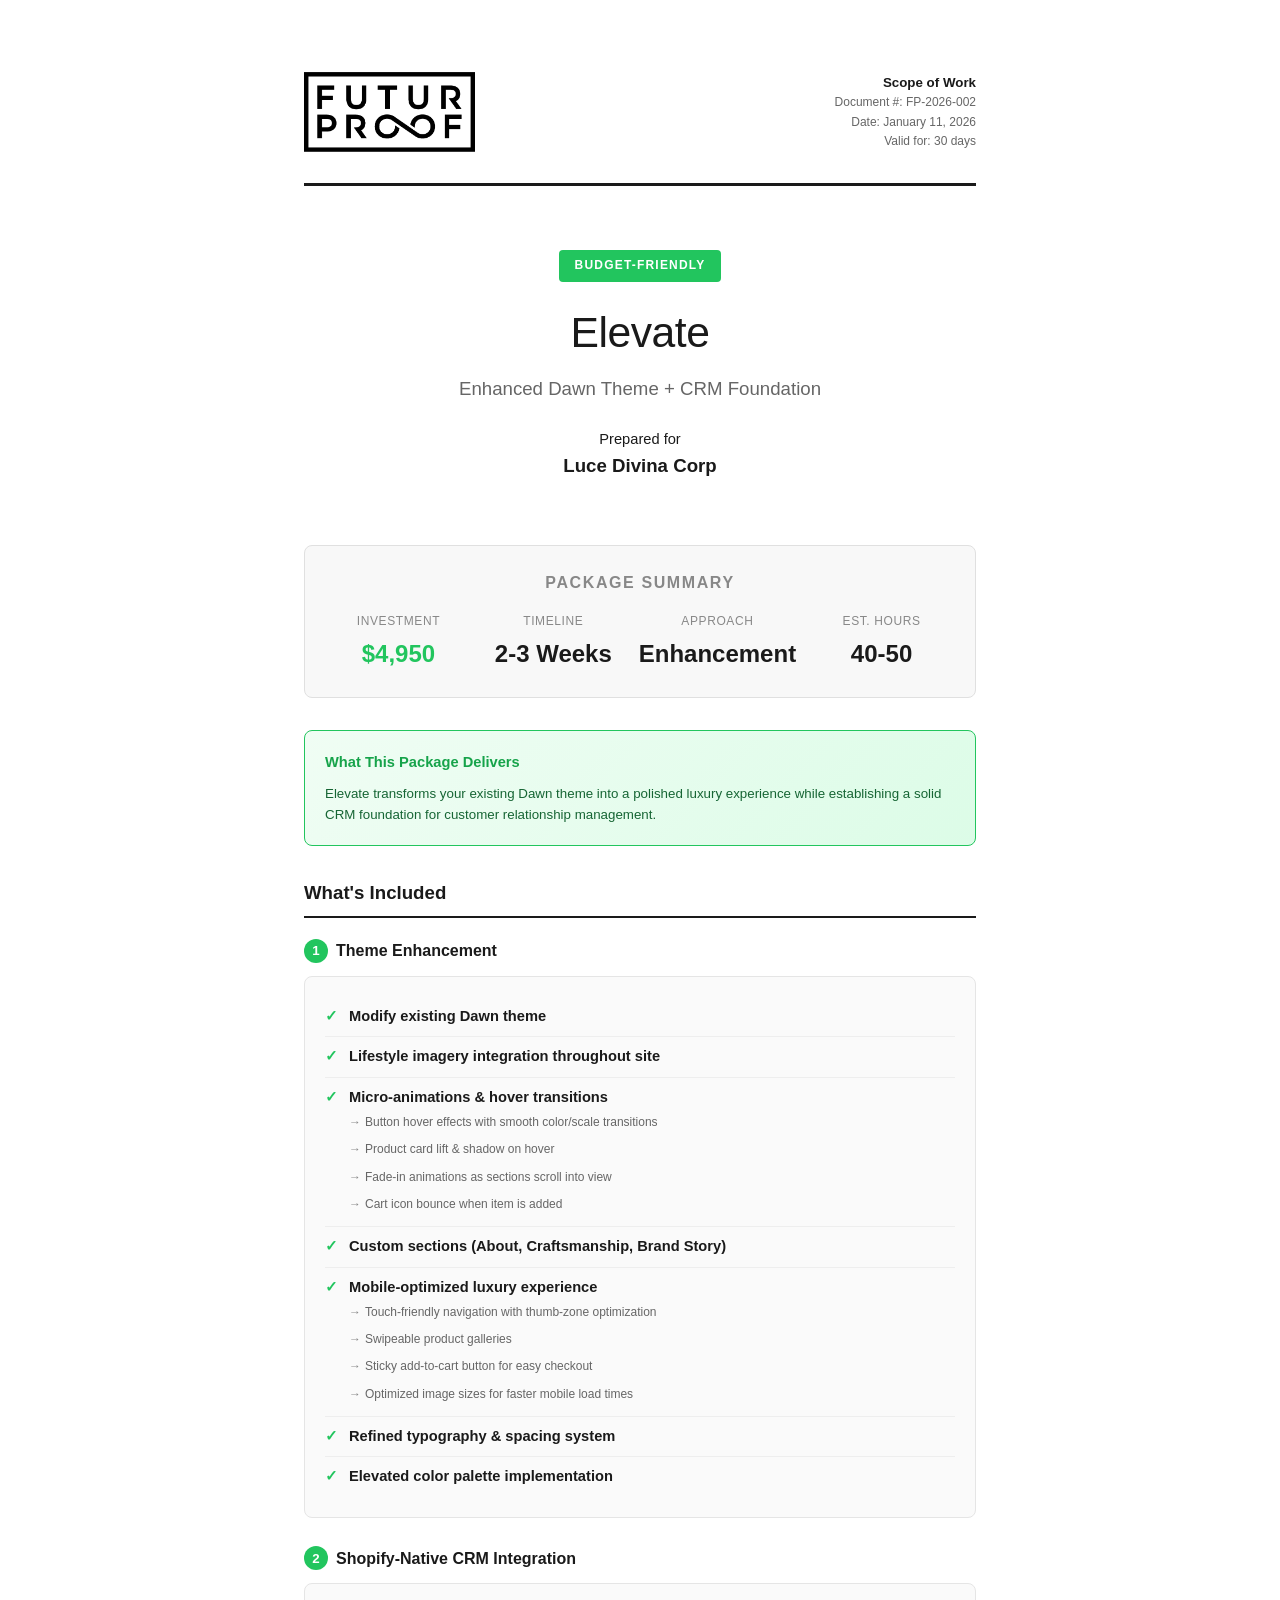
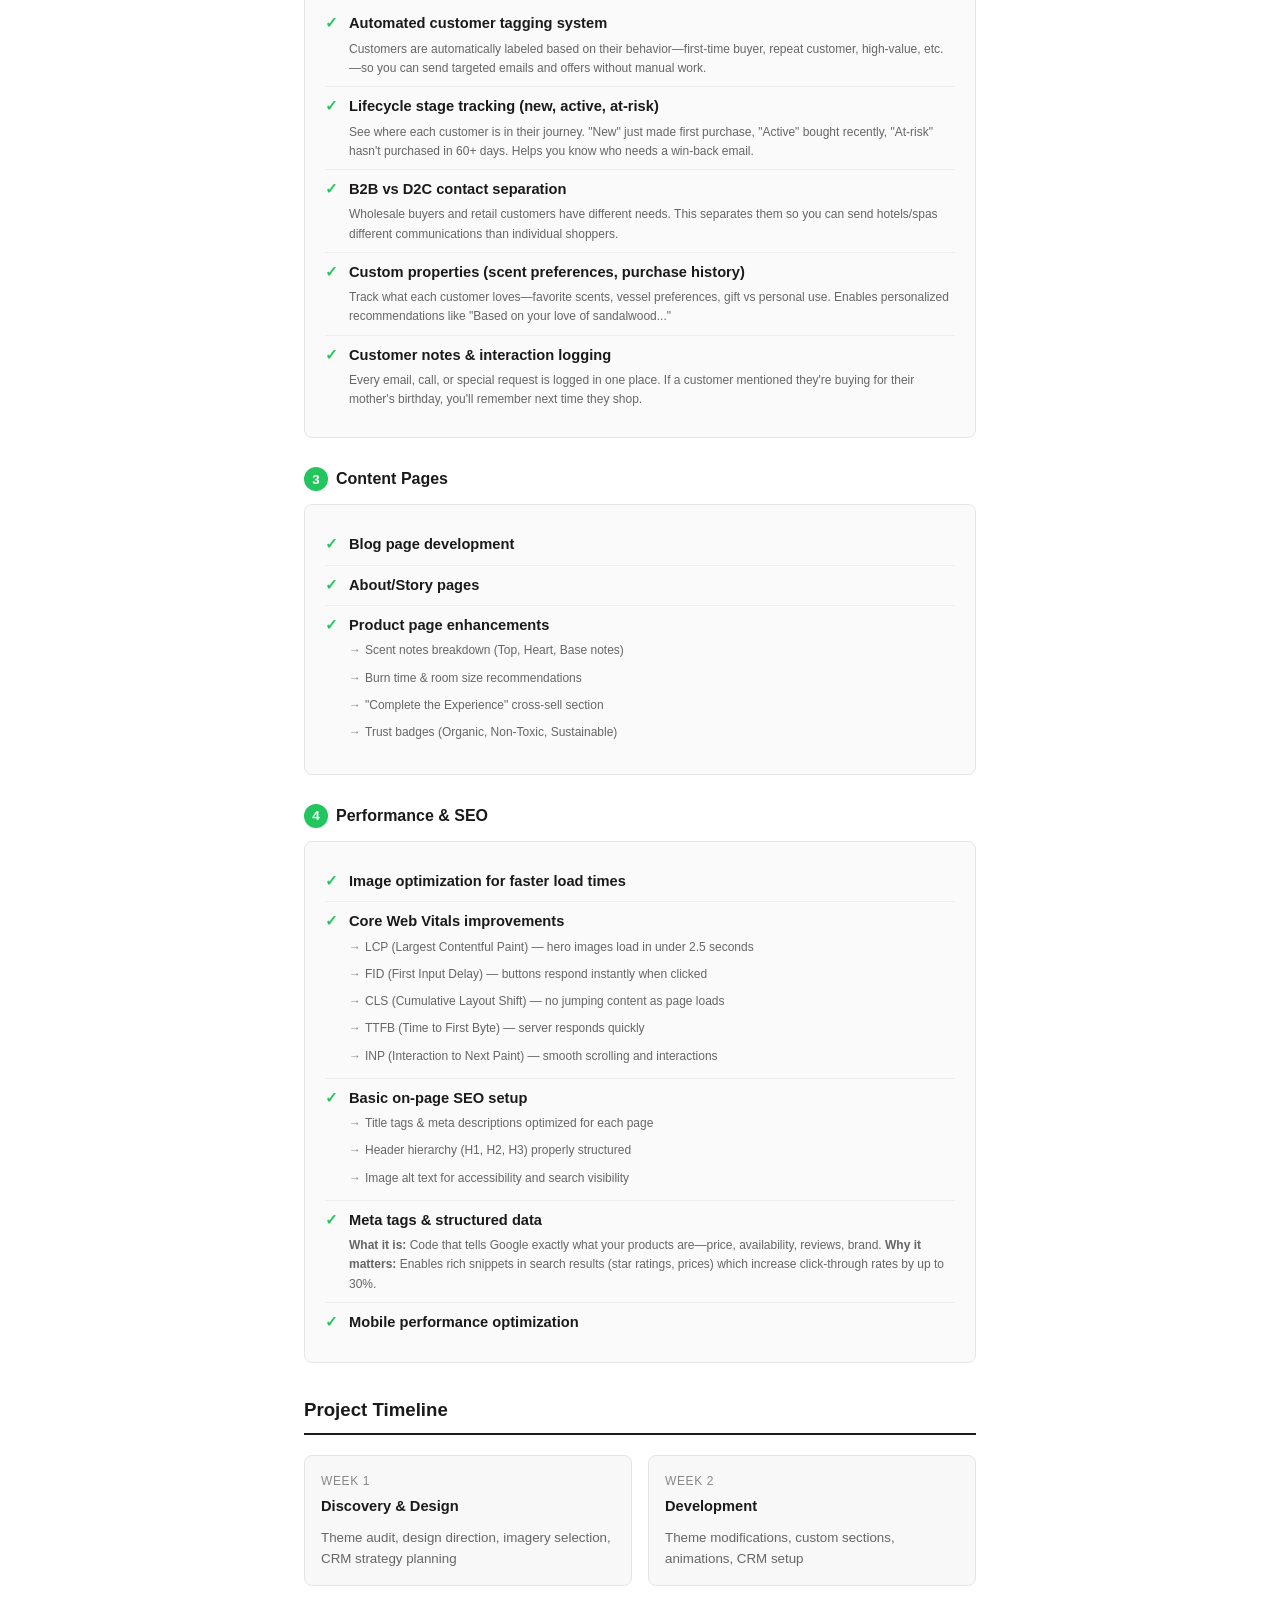
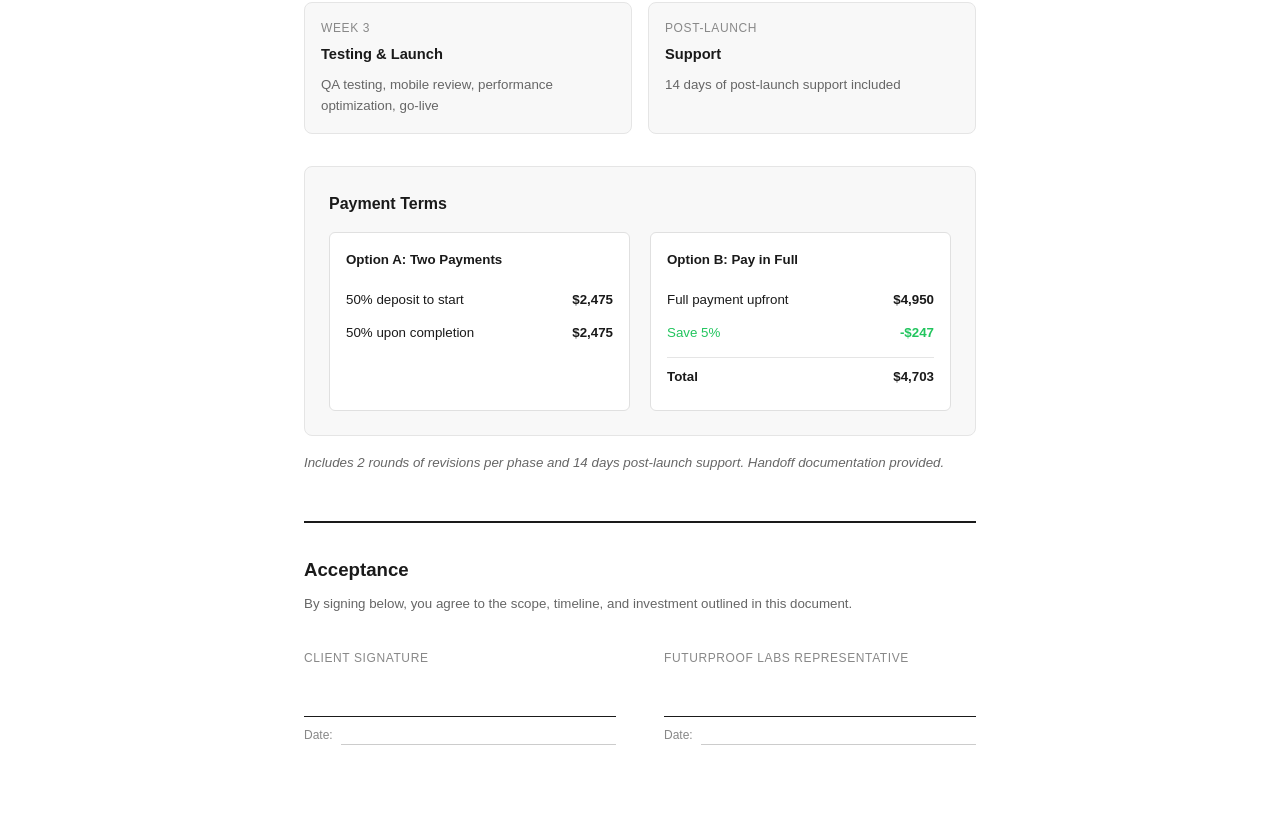
<file: e41638de574397f7c8f82bcf/downloads/luce-divina-elevate-scope.html>
<!DOCTYPE html>
<html lang="en">
<head>
  <meta charset="UTF-8">
  <meta name="viewport" content="width=device-width, initial-scale=1.0">
  <title>Elevate Package - Luce Divina | FuturProof Labs</title>
  <style>
    * {
      margin: 0;
      padding: 0;
      box-sizing: border-box;
    }

    body {
      font-family: 'Helvetica Neue', Helvetica, Arial, sans-serif;
      font-size: 11pt;
      line-height: 1.6;
      color: #1a1a1a;
      background: #fff;
    }

    @media print {
      body { font-size: 10pt; }
      .page-break { page-break-before: always; }
      .no-break { page-break-inside: avoid; }
      @page { margin: 0.75in; size: letter; }
    }

    .container {
      max-width: 8.5in;
      margin: 0 auto;
      padding: 0.75in;
    }

    .header {
      display: flex;
      justify-content: space-between;
      align-items: flex-start;
      padding-bottom: 24px;
      border-bottom: 3px solid #1a1a1a;
      margin-bottom: 32px;
    }

    .logo img {
      height: 80px;
      width: auto;
    }

    .document-info {
      text-align: right;
      font-size: 9pt;
      color: #666;
    }

    .document-info strong {
      color: #1a1a1a;
      font-size: 10pt;
    }

    .title-section {
      text-align: center;
      padding: 32px 0;
      margin-bottom: 32px;
    }

    .title-section .badge {
      display: inline-block;
      background: #22c55e;
      color: #fff;
      font-size: 9pt;
      font-weight: 600;
      text-transform: uppercase;
      letter-spacing: 0.1em;
      padding: 6px 16px;
      border-radius: 4px;
      margin-bottom: 16px;
    }

    .title-section h1 {
      font-size: 32pt;
      font-weight: 300;
      letter-spacing: -0.5px;
      margin-bottom: 8px;
    }

    .title-section .subtitle {
      font-size: 14pt;
      color: #666;
      font-weight: 400;
    }

    .title-section .client {
      margin-top: 24px;
      font-size: 11pt;
    }

    .title-section .client strong {
      font-size: 14pt;
    }

    .exec-summary {
      background: #f8f8f8;
      border: 1px solid #e0e0e0;
      border-radius: 8px;
      padding: 24px;
      margin-bottom: 32px;
    }

    .exec-summary h2 {
      font-size: 12pt;
      font-weight: 600;
      text-transform: uppercase;
      letter-spacing: 0.1em;
      color: #888;
      margin-bottom: 16px;
      text-align: center;
    }

    .exec-summary-grid {
      display: grid;
      grid-template-columns: repeat(4, 1fr);
      gap: 16px;
    }

    .exec-summary-item {
      text-align: center;
    }

    .exec-summary-item .label {
      font-size: 9pt;
      color: #888;
      text-transform: uppercase;
      letter-spacing: 0.05em;
    }

    .exec-summary-item .value {
      font-size: 18pt;
      font-weight: 600;
      color: #1a1a1a;
      margin-top: 4px;
    }

    .exec-summary-item .value.price {
      color: #22c55e;
    }

    h2.section-title {
      font-size: 14pt;
      font-weight: 600;
      color: #1a1a1a;
      padding-bottom: 8px;
      border-bottom: 2px solid #1a1a1a;
      margin-bottom: 20px;
      margin-top: 32px;
    }

    .deliverable-section {
      margin-bottom: 28px;
    }

    .deliverable-section h3 {
      font-size: 12pt;
      font-weight: 600;
      color: #1a1a1a;
      margin-bottom: 12px;
      display: flex;
      align-items: center;
      gap: 8px;
    }

    .deliverable-section h3 .icon {
      width: 24px;
      height: 24px;
      background: #22c55e;
      color: #fff;
      border-radius: 50%;
      display: flex;
      align-items: center;
      justify-content: center;
      font-size: 10pt;
      font-weight: 600;
    }

    .deliverable-box {
      background: #fafafa;
      border: 1px solid #e5e5e5;
      border-radius: 8px;
      padding: 20px;
    }

    .deliverable-box ul {
      list-style: none;
      margin: 0;
      padding: 0;
    }

    .deliverable-box ul li {
      padding: 8px 0;
      padding-left: 24px;
      position: relative;
      border-bottom: 1px solid #eee;
    }

    .deliverable-box ul li:last-child {
      border-bottom: none;
    }

    .deliverable-box ul li:before {
      content: "✓";
      position: absolute;
      left: 0;
      color: #22c55e;
      font-weight: 600;
    }

    .deliverable-box .item-title {
      font-weight: 600;
      color: #1a1a1a;
    }

    .deliverable-box .item-desc {
      font-size: 9pt;
      color: #666;
      margin-top: 4px;
      padding-left: 0;
    }

    .sub-list {
      margin-top: 8px;
      padding-left: 16px;
    }

    .sub-list li {
      font-size: 9pt;
      color: #666;
      padding: 4px 0 !important;
      padding-left: 16px !important;
      border-bottom: none !important;
    }

    .sub-list li:before {
      content: "→" !important;
      color: #888 !important;
    }

    .timeline-section {
      margin-top: 32px;
    }

    .timeline-grid {
      display: grid;
      grid-template-columns: repeat(2, 1fr);
      gap: 16px;
    }

    .timeline-item {
      background: #f8f8f8;
      border: 1px solid #e5e5e5;
      border-radius: 8px;
      padding: 16px;
    }

    .timeline-item .week {
      font-size: 9pt;
      text-transform: uppercase;
      letter-spacing: 0.05em;
      color: #888;
      margin-bottom: 4px;
    }

    .timeline-item h4 {
      font-size: 11pt;
      font-weight: 600;
      margin-bottom: 8px;
    }

    .timeline-item p {
      font-size: 10pt;
      color: #666;
    }

    .payment-section {
      margin-top: 32px;
      background: #f8f8f8;
      border: 1px solid #e5e5e5;
      border-radius: 8px;
      padding: 24px;
    }

    .payment-section h3 {
      font-size: 12pt;
      font-weight: 600;
      margin-bottom: 16px;
    }

    .payment-grid {
      display: grid;
      grid-template-columns: 1fr 1fr;
      gap: 20px;
    }

    .payment-option {
      border: 1px solid #e0e0e0;
      border-radius: 6px;
      padding: 16px;
      background: #fff;
    }

    .payment-option h4 {
      font-size: 10pt;
      font-weight: 600;
      margin-bottom: 12px;
    }

    .payment-step {
      display: flex;
      justify-content: space-between;
      padding: 6px 0;
      font-size: 10pt;
    }

    .payment-step .amount {
      font-weight: 600;
    }

    .signature-section {
      margin-top: 48px;
      padding-top: 32px;
      border-top: 2px solid #1a1a1a;
    }

    .signature-section h2 {
      font-size: 14pt;
      font-weight: 600;
      margin-bottom: 8px;
    }

    .signature-section p {
      font-size: 10pt;
      color: #666;
      margin-bottom: 32px;
    }

    .signature-grid {
      display: grid;
      grid-template-columns: 1fr 1fr;
      gap: 48px;
    }

    .signature-box label {
      font-size: 9pt;
      color: #888;
      text-transform: uppercase;
      letter-spacing: 0.05em;
    }

    .signature-line {
      border-bottom: 1px solid #1a1a1a;
      height: 40px;
      margin-top: 8px;
      margin-bottom: 8px;
    }

    .date-line {
      display: flex;
      align-items: center;
      gap: 8px;
      font-size: 9pt;
      color: #888;
    }

    .date-line .line {
      flex: 1;
      border-bottom: 1px solid #ccc;
      height: 20px;
    }

    .note {
      font-size: 10pt;
      color: #666;
      font-style: italic;
      margin-top: 16px;
    }

    .highlight-box {
      background: linear-gradient(135deg, #f0fdf4 0%, #dcfce7 100%);
      border: 1px solid #22c55e;
      border-radius: 8px;
      padding: 20px;
      margin: 24px 0;
    }

    .highlight-box h4 {
      color: #16a34a;
      font-size: 11pt;
      margin-bottom: 8px;
    }

    .highlight-box p {
      font-size: 10pt;
      color: #166534;
    }
  </style>
</head>
<body>
    <!-- Google Tag Manager (noscript) -->
    <noscript><iframe src="https://www.googletagmanager.com/ns.html?id=GTM-5G9CL9B5"
    height="0" width="0" style="display:none;visibility:hidden"></iframe></noscript>
    <!-- End Google Tag Manager (noscript) -->
  <div class="container">
    <header class="header">
      <div class="logo">
        <img src="futureproof-logo.png" alt="FutureProof">
      </div>
      <div class="document-info">
        <strong>Scope of Work</strong><br>
        Document #: FP-2026-002<br>
        Date: January 11, 2026<br>
        Valid for: 30 days
      </div>
    </header>

    <!-- Title Section -->
    <section class="title-section">
      <div class="badge">Budget-Friendly</div>
      <h1>Elevate</h1>
      <p class="subtitle">Enhanced Dawn Theme + CRM Foundation</p>
      <div class="client">
        Prepared for<br>
        <strong>Luce Divina Corp</strong>
      </div>
    </section>

    <!-- Executive Summary -->
    <section class="exec-summary no-break">
      <h2>Package Summary</h2>
      <div class="exec-summary-grid">
        <div class="exec-summary-item">
          <div class="label">Investment</div>
          <div class="value price">$4,950</div>
        </div>
        <div class="exec-summary-item">
          <div class="label">Timeline</div>
          <div class="value">2-3 Weeks</div>
        </div>
        <div class="exec-summary-item">
          <div class="label">Approach</div>
          <div class="value">Enhancement</div>
        </div>
        <div class="exec-summary-item">
          <div class="label">Est. Hours</div>
          <div class="value">40-50</div>
        </div>
      </div>
    </section>

    <div class="highlight-box">
      <h4>What This Package Delivers</h4>
      <p>Elevate transforms your existing Dawn theme into a polished luxury experience while establishing a solid CRM foundation for customer relationship management.</p>
    </div>

    <!-- What's Included -->
    <h2 class="section-title">What's Included</h2>

    <!-- Theme Enhancement -->
    <div class="deliverable-section no-break">
      <h3><span class="icon">1</span> Theme Enhancement</h3>
      <div class="deliverable-box">
        <ul>
          <li>
            <span class="item-title">Modify existing Dawn theme</span>
          </li>
          <li>
            <span class="item-title">Lifestyle imagery integration throughout site</span>
          </li>
          <li>
            <span class="item-title">Micro-animations & hover transitions</span>
            <ul class="sub-list">
              <li>Button hover effects with smooth color/scale transitions</li>
              <li>Product card lift & shadow on hover</li>
              <li>Fade-in animations as sections scroll into view</li>
              <li>Cart icon bounce when item is added</li>
            </ul>
          </li>
          <li>
            <span class="item-title">Custom sections (About, Craftsmanship, Brand Story)</span>
          </li>
          <li>
            <span class="item-title">Mobile-optimized luxury experience</span>
            <ul class="sub-list">
              <li>Touch-friendly navigation with thumb-zone optimization</li>
              <li>Swipeable product galleries</li>
              <li>Sticky add-to-cart button for easy checkout</li>
              <li>Optimized image sizes for faster mobile load times</li>
            </ul>
          </li>
          <li>
            <span class="item-title">Refined typography & spacing system</span>
          </li>
          <li>
            <span class="item-title">Elevated color palette implementation</span>
          </li>
        </ul>
      </div>
    </div>

    <!-- CRM Integration -->
    <div class="deliverable-section no-break">
      <h3><span class="icon">2</span> Shopify-Native CRM Integration</h3>
      <div class="deliverable-box">
        <ul>
          <li>
            <span class="item-title">Automated customer tagging system</span>
            <p class="item-desc">Customers are automatically labeled based on their behavior—first-time buyer, repeat customer, high-value, etc.—so you can send targeted emails and offers without manual work.</p>
          </li>
          <li>
            <span class="item-title">Lifecycle stage tracking (new, active, at-risk)</span>
            <p class="item-desc">See where each customer is in their journey. "New" just made first purchase, "Active" bought recently, "At-risk" hasn't purchased in 60+ days. Helps you know who needs a win-back email.</p>
          </li>
          <li>
            <span class="item-title">B2B vs D2C contact separation</span>
            <p class="item-desc">Wholesale buyers and retail customers have different needs. This separates them so you can send hotels/spas different communications than individual shoppers.</p>
          </li>
          <li>
            <span class="item-title">Custom properties (scent preferences, purchase history)</span>
            <p class="item-desc">Track what each customer loves—favorite scents, vessel preferences, gift vs personal use. Enables personalized recommendations like "Based on your love of sandalwood..."</p>
          </li>
          <li>
            <span class="item-title">Customer notes & interaction logging</span>
            <p class="item-desc">Every email, call, or special request is logged in one place. If a customer mentioned they're buying for their mother's birthday, you'll remember next time they shop.</p>
          </li>
        </ul>
      </div>
    </div>

    <div class="page-break"></div>

    <!-- Content Pages -->
    <div class="deliverable-section no-break">
      <h3><span class="icon">3</span> Content Pages</h3>
      <div class="deliverable-box">
        <ul>
          <li>
            <span class="item-title">Blog page development</span>
          </li>
          <li>
            <span class="item-title">About/Story pages</span>
          </li>
          <li>
            <span class="item-title">Product page enhancements</span>
            <ul class="sub-list">
              <li>Scent notes breakdown (Top, Heart, Base notes)</li>
              <li>Burn time & room size recommendations</li>
              <li>"Complete the Experience" cross-sell section</li>
              <li>Trust badges (Organic, Non-Toxic, Sustainable)</li>
            </ul>
          </li>
        </ul>
      </div>
    </div>

    <!-- Performance -->
    <div class="deliverable-section no-break">
      <h3><span class="icon">4</span> Performance & SEO</h3>
      <div class="deliverable-box">
        <ul>
          <li>
            <span class="item-title">Image optimization for faster load times</span>
          </li>
          <li>
            <span class="item-title">Core Web Vitals improvements</span>
            <ul class="sub-list">
              <li>LCP (Largest Contentful Paint) — hero images load in under 2.5 seconds</li>
              <li>FID (First Input Delay) — buttons respond instantly when clicked</li>
              <li>CLS (Cumulative Layout Shift) — no jumping content as page loads</li>
              <li>TTFB (Time to First Byte) — server responds quickly</li>
              <li>INP (Interaction to Next Paint) — smooth scrolling and interactions</li>
            </ul>
          </li>
          <li>
            <span class="item-title">Basic on-page SEO setup</span>
            <ul class="sub-list">
              <li>Title tags & meta descriptions optimized for each page</li>
              <li>Header hierarchy (H1, H2, H3) properly structured</li>
              <li>Image alt text for accessibility and search visibility</li>
            </ul>
          </li>
          <li>
            <span class="item-title">Meta tags & structured data</span>
            <p class="item-desc"><strong>What it is:</strong> Code that tells Google exactly what your products are—price, availability, reviews, brand. <strong>Why it matters:</strong> Enables rich snippets in search results (star ratings, prices) which increase click-through rates by up to 30%.</p>
          </li>
          <li>
            <span class="item-title">Mobile performance optimization</span>
          </li>
        </ul>
      </div>
    </div>

    <!-- Timeline -->
    <section class="timeline-section">
      <h2 class="section-title">Project Timeline</h2>
      <div class="timeline-grid">
        <div class="timeline-item">
          <div class="week">Week 1</div>
          <h4>Discovery & Design</h4>
          <p>Theme audit, design direction, imagery selection, CRM strategy planning</p>
        </div>
        <div class="timeline-item">
          <div class="week">Week 2</div>
          <h4>Development</h4>
          <p>Theme modifications, custom sections, animations, CRM setup</p>
        </div>
        <div class="timeline-item">
          <div class="week">Week 3</div>
          <h4>Testing & Launch</h4>
          <p>QA testing, mobile review, performance optimization, go-live</p>
        </div>
        <div class="timeline-item">
          <div class="week">Post-Launch</div>
          <h4>Support</h4>
          <p>14 days of post-launch support included</p>
        </div>
      </div>
    </section>

    <!-- Payment -->
    <section class="payment-section">
      <h3>Payment Terms</h3>
      <div class="payment-grid">
        <div class="payment-option">
          <h4>Option A: Two Payments</h4>
          <div class="payment-step">
            <span>50% deposit to start</span>
            <span class="amount">$2,475</span>
          </div>
          <div class="payment-step">
            <span>50% upon completion</span>
            <span class="amount">$2,475</span>
          </div>
        </div>
        <div class="payment-option">
          <h4>Option B: Pay in Full</h4>
          <div class="payment-step">
            <span>Full payment upfront</span>
            <span class="amount">$4,950</span>
          </div>
          <div class="payment-step" style="color: #22c55e;">
            <span>Save 5%</span>
            <span class="amount">-$247</span>
          </div>
          <div class="payment-step" style="font-weight: 600; border-top: 1px solid #e5e5e5; margin-top: 8px; padding-top: 8px;">
            <span>Total</span>
            <span class="amount">$4,703</span>
          </div>
        </div>
      </div>
    </section>

    <p class="note">Includes 2 rounds of revisions per phase and 14 days post-launch support. Handoff documentation provided.</p>

    <!-- Signature -->
    <section class="signature-section no-break">
      <h2>Acceptance</h2>
      <p>By signing below, you agree to the scope, timeline, and investment outlined in this document.</p>

      <div class="signature-grid">
        <div class="signature-box">
          <label>Client Signature</label>
          <div class="signature-line"></div>
          <div class="date-line">
            <span>Date:</span>
            <div class="line"></div>
          </div>
        </div>
        <div class="signature-box">
          <label>FuturProof Labs Representative</label>
          <div class="signature-line"></div>
          <div class="date-line">
            <span>Date:</span>
            <div class="line"></div>
          </div>
        </div>
      </div>
    </section>

  </div>
</body>
</html>
</file>
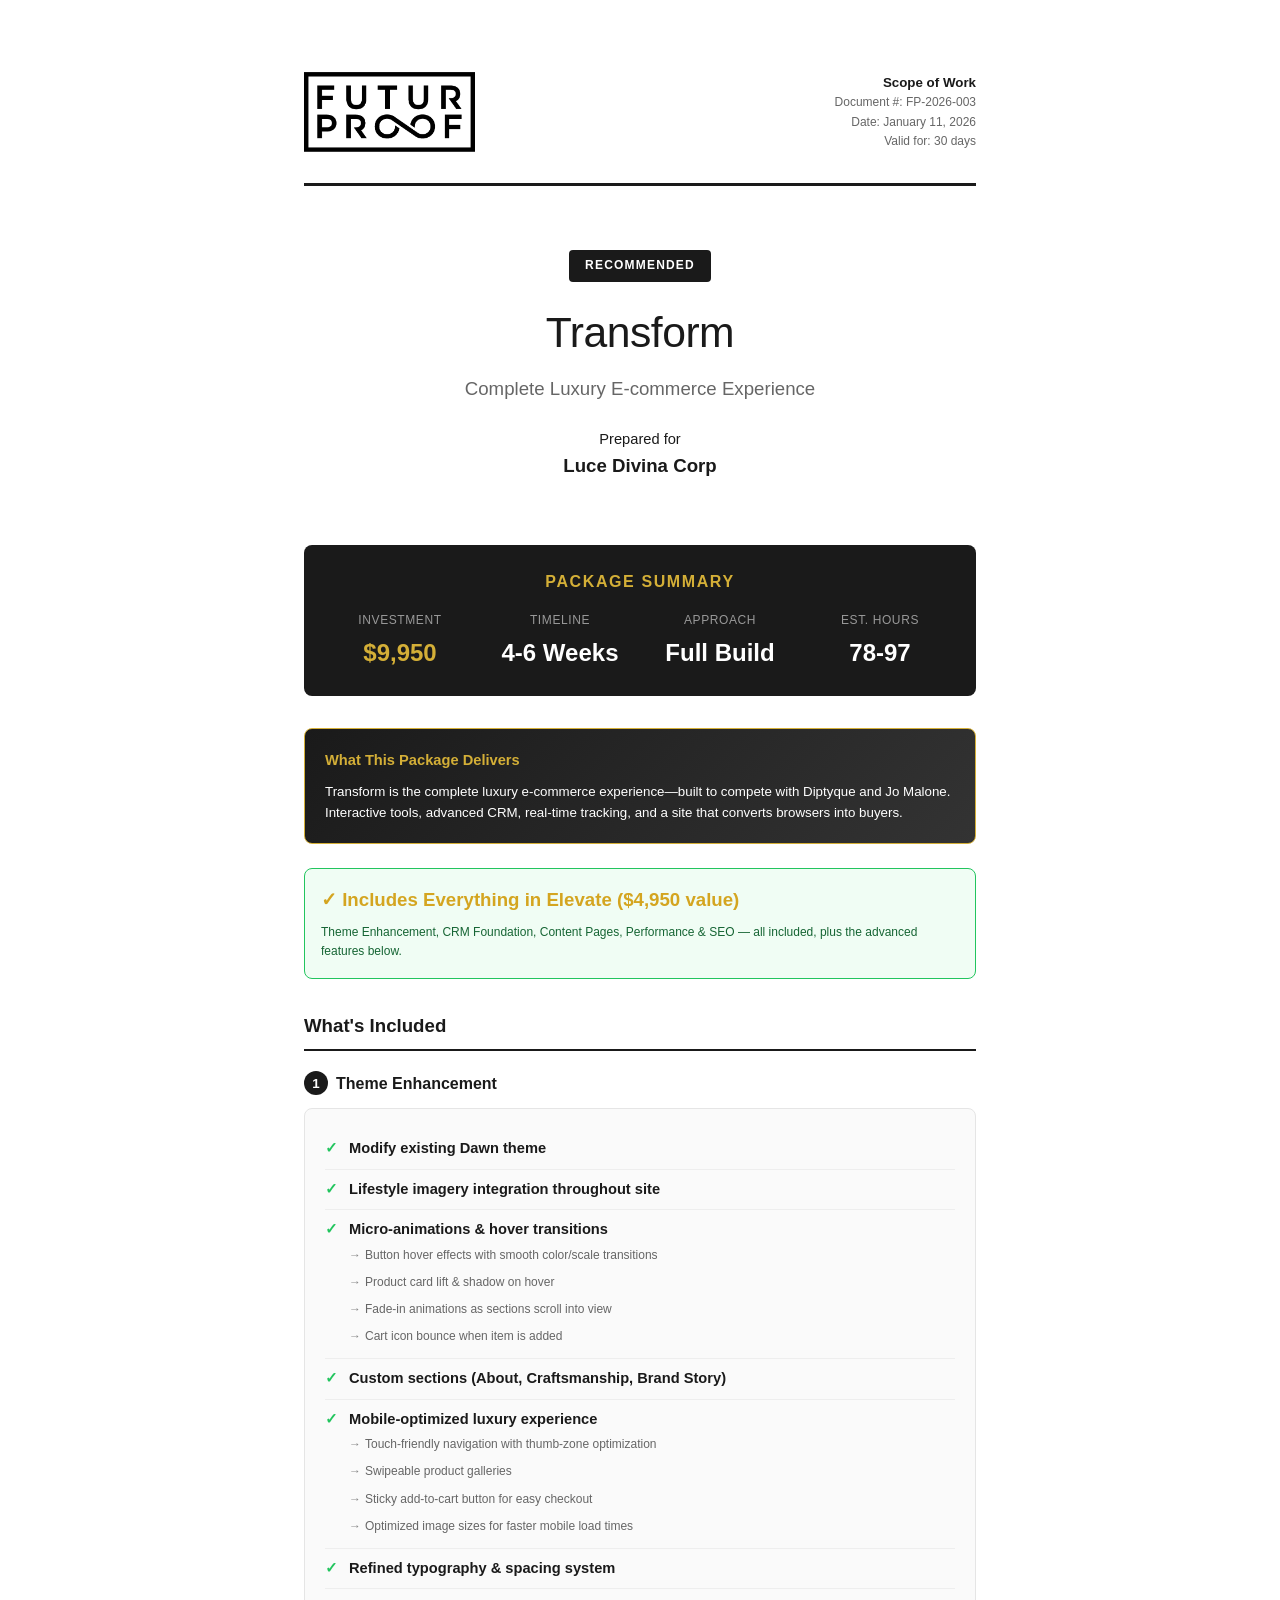
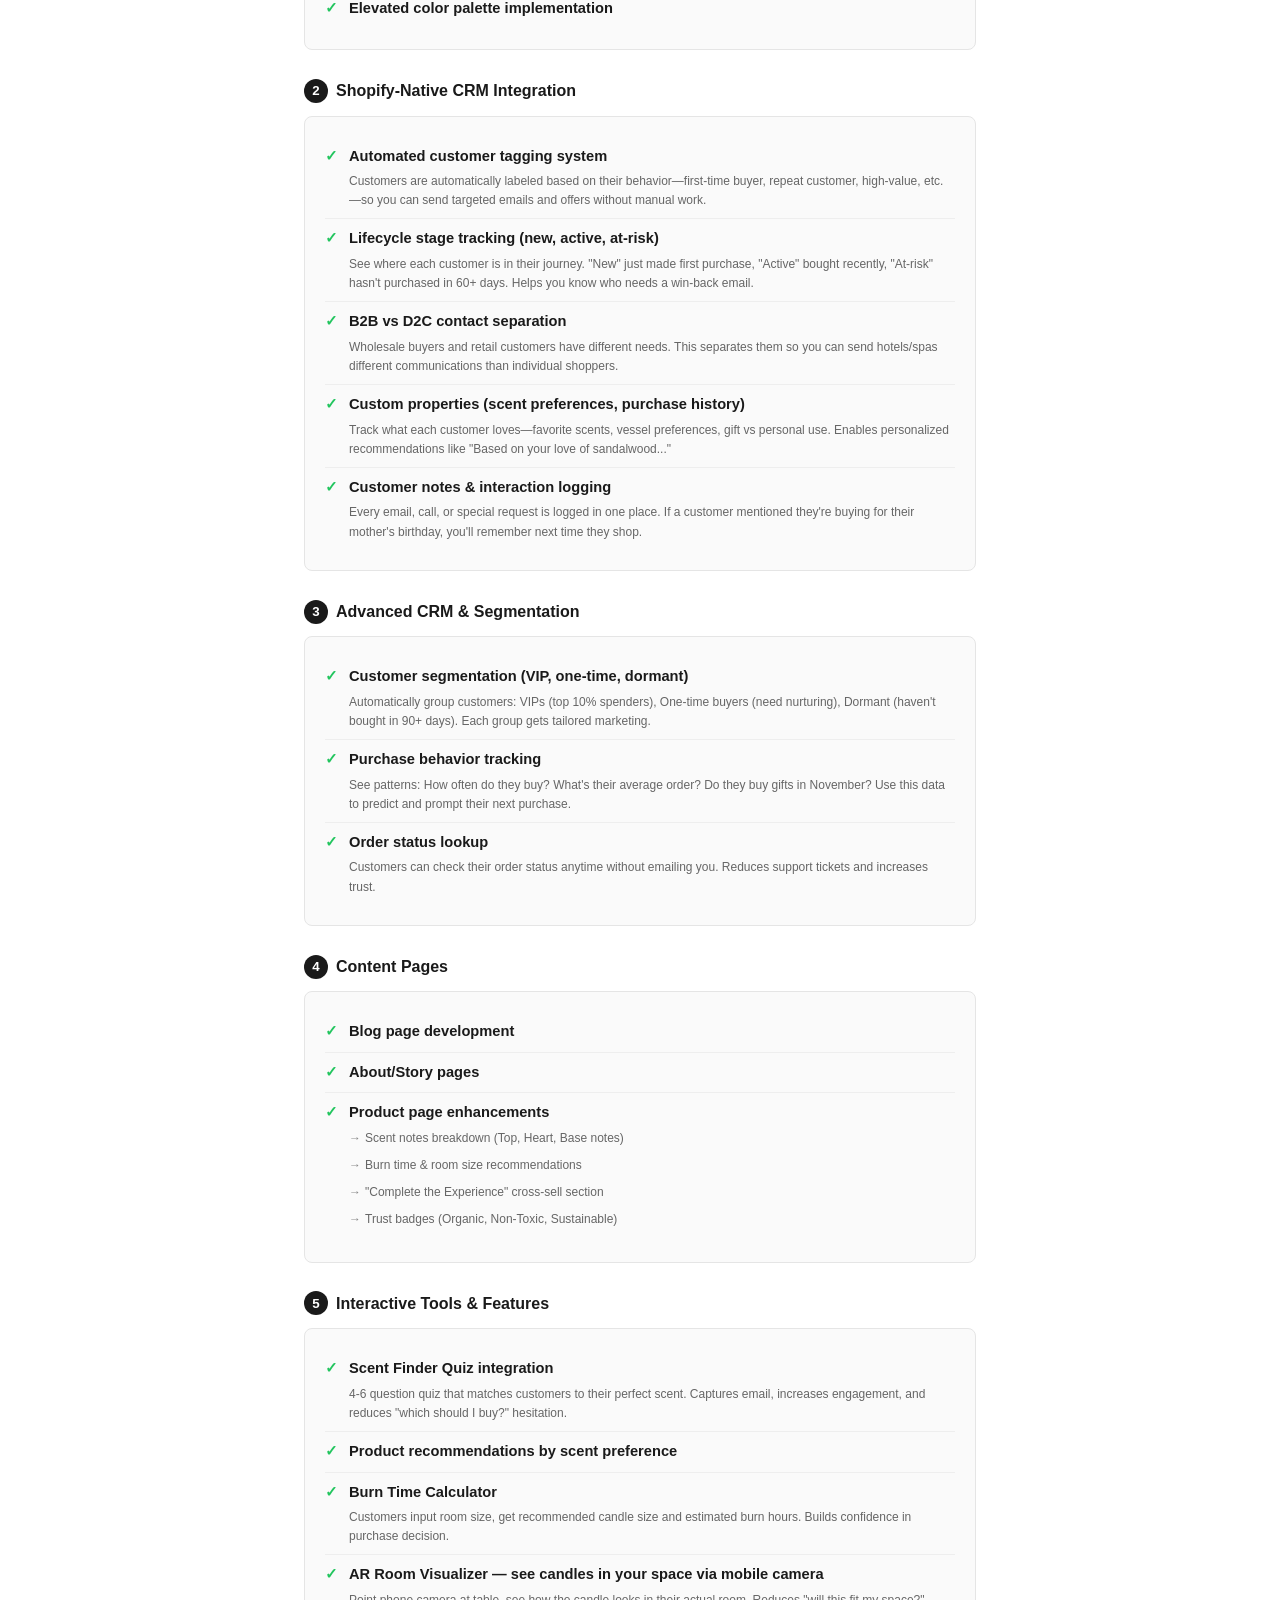
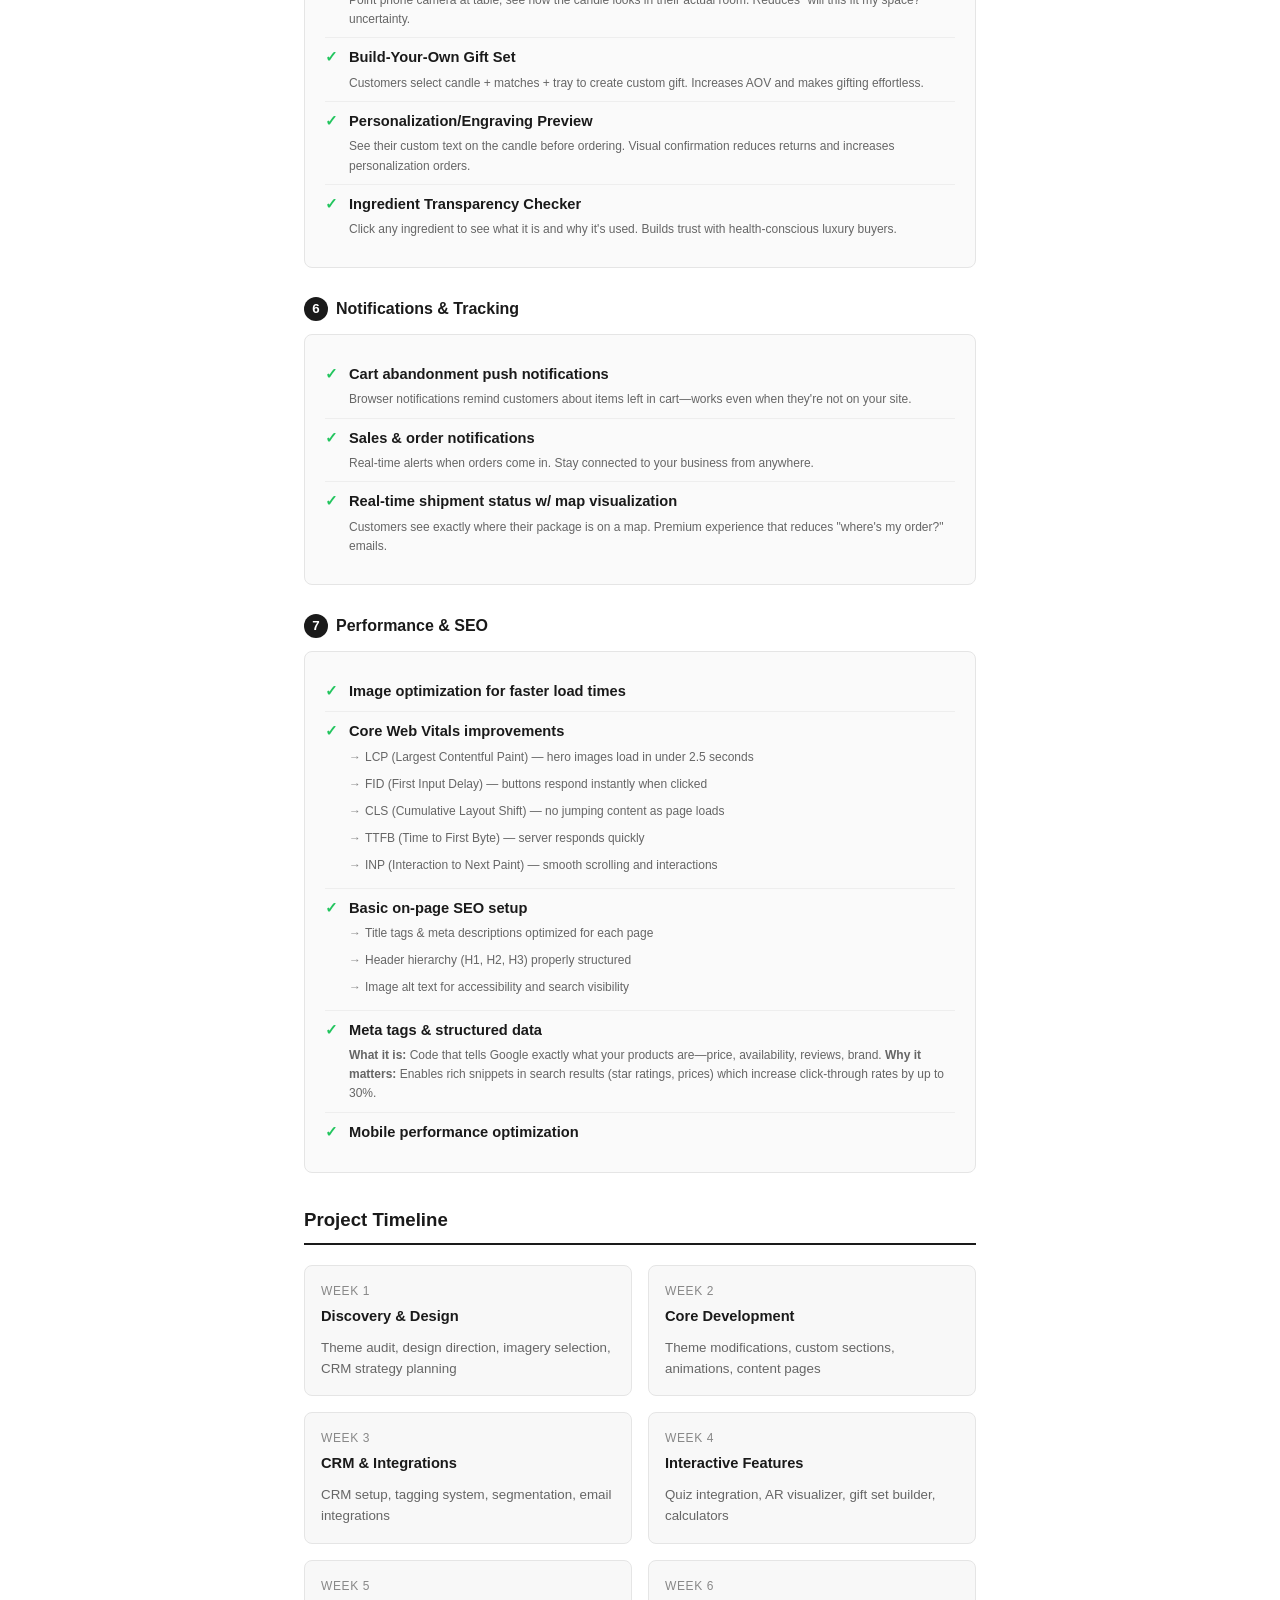
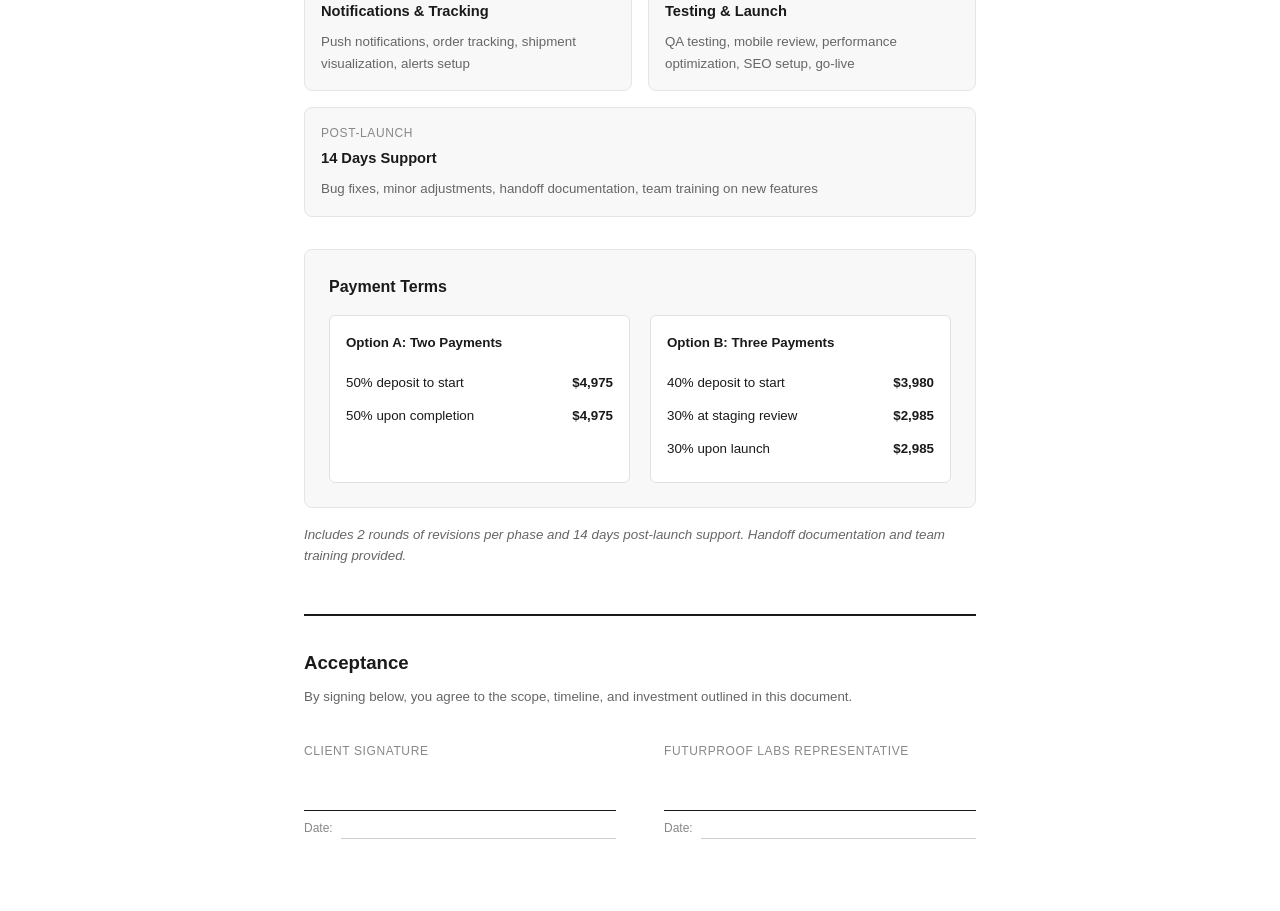
<file: e41638de574397f7c8f82bcf/downloads/luce-divina-transform-scope.html>
<!DOCTYPE html>
<html lang="en">
<head>
  <meta charset="UTF-8">
  <meta name="viewport" content="width=device-width, initial-scale=1.0">
  <title>Transform Package - Luce Divina | FuturProof Labs</title>
  <style>
    * {
      margin: 0;
      padding: 0;
      box-sizing: border-box;
    }

    body {
      font-family: 'Helvetica Neue', Helvetica, Arial, sans-serif;
      font-size: 11pt;
      line-height: 1.6;
      color: #1a1a1a;
      background: #fff;
    }

    @media print {
      body { font-size: 10pt; }
      .page-break { page-break-before: always; }
      .no-break { page-break-inside: avoid; }
      @page { margin: 0.75in; size: letter; }
    }

    .container {
      max-width: 8.5in;
      margin: 0 auto;
      padding: 0.75in;
    }

    .header {
      display: flex;
      justify-content: space-between;
      align-items: flex-start;
      padding-bottom: 24px;
      border-bottom: 3px solid #1a1a1a;
      margin-bottom: 32px;
    }

    .logo img {
      height: 80px;
      width: auto;
    }

    .document-info {
      text-align: right;
      font-size: 9pt;
      color: #666;
    }

    .document-info strong {
      color: #1a1a1a;
      font-size: 10pt;
    }

    .title-section {
      text-align: center;
      padding: 32px 0;
      margin-bottom: 32px;
    }

    .title-section h1 {
      font-size: 32pt;
      font-weight: 300;
      letter-spacing: -0.5px;
      margin-bottom: 8px;
    }

    .title-section .badge {
      display: inline-block;
      background: #1a1a1a;
      color: #fff;
      font-size: 9pt;
      font-weight: 600;
      text-transform: uppercase;
      letter-spacing: 0.1em;
      padding: 6px 16px;
      border-radius: 4px;
      margin-bottom: 16px;
    }

    .title-section .subtitle {
      font-size: 14pt;
      color: #666;
      font-weight: 400;
    }

    .title-section .client {
      margin-top: 24px;
      font-size: 11pt;
    }

    .title-section .client strong {
      font-size: 14pt;
    }

    .exec-summary {
      background: #1a1a1a;
      color: #fff;
      border-radius: 8px;
      padding: 24px;
      margin-bottom: 32px;
    }

    .exec-summary h2 {
      font-size: 12pt;
      font-weight: 600;
      text-transform: uppercase;
      letter-spacing: 0.1em;
      color: #d4af37;
      margin-bottom: 16px;
      text-align: center;
    }

    .exec-summary-grid {
      display: grid;
      grid-template-columns: repeat(4, 1fr);
      gap: 16px;
    }

    .exec-summary-item {
      text-align: center;
    }

    .exec-summary-item .label {
      font-size: 9pt;
      color: #999;
      text-transform: uppercase;
      letter-spacing: 0.05em;
    }

    .exec-summary-item .value {
      font-size: 18pt;
      font-weight: 600;
      color: #fff;
      margin-top: 4px;
    }

    .exec-summary-item .value.price {
      color: #d4af37;
    }

    h2.section-title {
      font-size: 14pt;
      font-weight: 600;
      color: #1a1a1a;
      padding-bottom: 8px;
      border-bottom: 2px solid #1a1a1a;
      margin-bottom: 20px;
      margin-top: 32px;
    }

    .deliverable-section {
      margin-bottom: 28px;
    }

    .deliverable-section h3 {
      font-size: 12pt;
      font-weight: 600;
      color: #1a1a1a;
      margin-bottom: 12px;
      display: flex;
      align-items: center;
      gap: 8px;
    }

    .deliverable-section h3 .icon {
      width: 24px;
      height: 24px;
      background: #1a1a1a;
      color: #fff;
      border-radius: 50%;
      display: flex;
      align-items: center;
      justify-content: center;
      font-size: 10pt;
      font-weight: 600;
    }

    .deliverable-box {
      background: #fafafa;
      border: 1px solid #e5e5e5;
      border-radius: 8px;
      padding: 20px;
    }

    .deliverable-box ul {
      list-style: none;
      margin: 0;
      padding: 0;
    }

    .deliverable-box ul li {
      padding: 8px 0;
      padding-left: 24px;
      position: relative;
      border-bottom: 1px solid #eee;
    }

    .deliverable-box ul li:last-child {
      border-bottom: none;
    }

    .deliverable-box ul li:before {
      content: "✓";
      position: absolute;
      left: 0;
      color: #22c55e;
      font-weight: 600;
    }

    .deliverable-box .item-title {
      font-weight: 600;
      color: #1a1a1a;
    }

    .deliverable-box .item-desc {
      font-size: 9pt;
      color: #666;
      margin-top: 4px;
      padding-left: 0;
    }

    .sub-list {
      margin-top: 8px;
      padding-left: 16px;
    }

    .sub-list li {
      font-size: 9pt;
      color: #666;
      padding: 4px 0 !important;
      padding-left: 16px !important;
      border-bottom: none !important;
    }

    .sub-list li:before {
      content: "→" !important;
      color: #888 !important;
    }

    .timeline-section {
      margin-top: 32px;
    }

    .timeline-grid {
      display: grid;
      grid-template-columns: repeat(2, 1fr);
      gap: 16px;
    }

    .timeline-item {
      background: #f8f8f8;
      border: 1px solid #e5e5e5;
      border-radius: 8px;
      padding: 16px;
    }

    .timeline-item .week {
      font-size: 9pt;
      text-transform: uppercase;
      letter-spacing: 0.05em;
      color: #888;
      margin-bottom: 4px;
    }

    .timeline-item h4 {
      font-size: 11pt;
      font-weight: 600;
      margin-bottom: 8px;
    }

    .timeline-item p {
      font-size: 10pt;
      color: #666;
    }

    .payment-section {
      margin-top: 32px;
      background: #f8f8f8;
      border: 1px solid #e5e5e5;
      border-radius: 8px;
      padding: 24px;
    }

    .payment-section h3 {
      font-size: 12pt;
      font-weight: 600;
      margin-bottom: 16px;
    }

    .payment-grid {
      display: grid;
      grid-template-columns: 1fr 1fr;
      gap: 20px;
    }

    .payment-option {
      border: 1px solid #e0e0e0;
      border-radius: 6px;
      padding: 16px;
      background: #fff;
    }

    .payment-option h4 {
      font-size: 10pt;
      font-weight: 600;
      margin-bottom: 12px;
    }

    .payment-step {
      display: flex;
      justify-content: space-between;
      padding: 6px 0;
      font-size: 10pt;
    }

    .payment-step .amount {
      font-weight: 600;
    }

    .signature-section {
      margin-top: 48px;
      padding-top: 32px;
      border-top: 2px solid #1a1a1a;
    }

    .signature-section h2 {
      font-size: 14pt;
      font-weight: 600;
      margin-bottom: 8px;
    }

    .signature-section p {
      font-size: 10pt;
      color: #666;
      margin-bottom: 32px;
    }

    .signature-grid {
      display: grid;
      grid-template-columns: 1fr 1fr;
      gap: 48px;
    }

    .signature-box label {
      font-size: 9pt;
      color: #888;
      text-transform: uppercase;
      letter-spacing: 0.05em;
    }

    .signature-line {
      border-bottom: 1px solid #1a1a1a;
      height: 40px;
      margin-top: 8px;
      margin-bottom: 8px;
    }

    .date-line {
      display: flex;
      align-items: center;
      gap: 8px;
      font-size: 9pt;
      color: #888;
    }

    .date-line .line {
      flex: 1;
      border-bottom: 1px solid #ccc;
      height: 20px;
    }

    .note {
      font-size: 10pt;
      color: #666;
      font-style: italic;
      margin-top: 16px;
    }

    .highlight-box {
      background: linear-gradient(135deg, #1a1a1a 0%, #333 100%);
      border: 1px solid #d4af37;
      border-radius: 8px;
      padding: 20px;
      margin: 24px 0;
    }

    .highlight-box h4 {
      color: #d4af37;
      font-size: 11pt;
      margin-bottom: 8px;
    }

    .highlight-box p {
      font-size: 10pt;
      color: #fff;
    }

    .includes-elevate {
      background: #f0fdf4;
      border: 1px solid #22c55e;
      border-radius: 8px;
      padding: 16px;
      margin-bottom: 24px;
    }

    .includes-elevate h4 {
      color: #d4a520;
      font-size: 14pt;
      font-weight: 700;
      margin-bottom: 8px;
    }

    .includes-elevate p {
      font-size: 9pt;
      color: #166534;
    }
  </style>
</head>
<body>
    <!-- Google Tag Manager (noscript) -->
    <noscript><iframe src="https://www.googletagmanager.com/ns.html?id=GTM-5G9CL9B5"
    height="0" width="0" style="display:none;visibility:hidden"></iframe></noscript>
    <!-- End Google Tag Manager (noscript) -->
  <div class="container">
    <header class="header">
      <div class="logo">
        <img src="futureproof-logo.png" alt="FutureProof">
      </div>
      <div class="document-info">
        <strong>Scope of Work</strong><br>
        Document #: FP-2026-003<br>
        Date: January 11, 2026<br>
        Valid for: 30 days
      </div>
    </header>

    <!-- Title Section -->
    <section class="title-section">
      <div class="badge">Recommended</div>
      <h1>Transform</h1>
      <p class="subtitle">Complete Luxury E-commerce Experience</p>
      <div class="client">
        Prepared for<br>
        <strong>Luce Divina Corp</strong>
      </div>
    </section>

    <!-- Executive Summary -->
    <section class="exec-summary no-break">
      <h2>Package Summary</h2>
      <div class="exec-summary-grid">
        <div class="exec-summary-item">
          <div class="label">Investment</div>
          <div class="value price">$9,950</div>
        </div>
        <div class="exec-summary-item">
          <div class="label">Timeline</div>
          <div class="value">4-6 Weeks</div>
        </div>
        <div class="exec-summary-item">
          <div class="label">Approach</div>
          <div class="value">Full Build</div>
        </div>
        <div class="exec-summary-item">
          <div class="label">Est. Hours</div>
          <div class="value">78-97</div>
        </div>
      </div>
    </section>

    <div class="highlight-box">
      <h4>What This Package Delivers</h4>
      <p>Transform is the complete luxury e-commerce experience—built to compete with Diptyque and Jo Malone. Interactive tools, advanced CRM, real-time tracking, and a site that converts browsers into buyers.</p>
    </div>

    <div class="includes-elevate">
      <h4>✓ Includes Everything in Elevate ($4,950 value)</h4>
      <p>Theme Enhancement, CRM Foundation, Content Pages, Performance & SEO — all included, plus the advanced features below.</p>
    </div>

    <!-- What's Included -->
    <h2 class="section-title">What's Included</h2>

    <!-- Theme Enhancement -->
    <div class="deliverable-section no-break">
      <h3><span class="icon">1</span> Theme Enhancement</h3>
      <div class="deliverable-box">
        <ul>
          <li>
            <span class="item-title">Modify existing Dawn theme</span>
          </li>
          <li>
            <span class="item-title">Lifestyle imagery integration throughout site</span>
          </li>
          <li>
            <span class="item-title">Micro-animations & hover transitions</span>
            <ul class="sub-list">
              <li>Button hover effects with smooth color/scale transitions</li>
              <li>Product card lift & shadow on hover</li>
              <li>Fade-in animations as sections scroll into view</li>
              <li>Cart icon bounce when item is added</li>
            </ul>
          </li>
          <li>
            <span class="item-title">Custom sections (About, Craftsmanship, Brand Story)</span>
          </li>
          <li>
            <span class="item-title">Mobile-optimized luxury experience</span>
            <ul class="sub-list">
              <li>Touch-friendly navigation with thumb-zone optimization</li>
              <li>Swipeable product galleries</li>
              <li>Sticky add-to-cart button for easy checkout</li>
              <li>Optimized image sizes for faster mobile load times</li>
            </ul>
          </li>
          <li>
            <span class="item-title">Refined typography & spacing system</span>
          </li>
          <li>
            <span class="item-title">Elevated color palette implementation</span>
          </li>
        </ul>
      </div>
    </div>

    <!-- CRM Integration -->
    <div class="deliverable-section no-break">
      <h3><span class="icon">2</span> Shopify-Native CRM Integration</h3>
      <div class="deliverable-box">
        <ul>
          <li>
            <span class="item-title">Automated customer tagging system</span>
            <p class="item-desc">Customers are automatically labeled based on their behavior—first-time buyer, repeat customer, high-value, etc.—so you can send targeted emails and offers without manual work.</p>
          </li>
          <li>
            <span class="item-title">Lifecycle stage tracking (new, active, at-risk)</span>
            <p class="item-desc">See where each customer is in their journey. "New" just made first purchase, "Active" bought recently, "At-risk" hasn't purchased in 60+ days. Helps you know who needs a win-back email.</p>
          </li>
          <li>
            <span class="item-title">B2B vs D2C contact separation</span>
            <p class="item-desc">Wholesale buyers and retail customers have different needs. This separates them so you can send hotels/spas different communications than individual shoppers.</p>
          </li>
          <li>
            <span class="item-title">Custom properties (scent preferences, purchase history)</span>
            <p class="item-desc">Track what each customer loves—favorite scents, vessel preferences, gift vs personal use. Enables personalized recommendations like "Based on your love of sandalwood..."</p>
          </li>
          <li>
            <span class="item-title">Customer notes & interaction logging</span>
            <p class="item-desc">Every email, call, or special request is logged in one place. If a customer mentioned they're buying for their mother's birthday, you'll remember next time they shop.</p>
          </li>
        </ul>
      </div>
    </div>

    <!-- Advanced CRM -->
    <div class="deliverable-section no-break">
      <h3><span class="icon">3</span> Advanced CRM & Segmentation</h3>
      <div class="deliverable-box">
        <ul>
          <li>
            <span class="item-title">Customer segmentation (VIP, one-time, dormant)</span>
            <p class="item-desc">Automatically group customers: VIPs (top 10% spenders), One-time buyers (need nurturing), Dormant (haven't bought in 90+ days). Each group gets tailored marketing.</p>
          </li>
          <li>
            <span class="item-title">Purchase behavior tracking</span>
            <p class="item-desc">See patterns: How often do they buy? What's their average order? Do they buy gifts in November? Use this data to predict and prompt their next purchase.</p>
          </li>
          <li>
            <span class="item-title">Order status lookup</span>
            <p class="item-desc">Customers can check their order status anytime without emailing you. Reduces support tickets and increases trust.</p>
          </li>
        </ul>
      </div>
    </div>

    <div class="page-break"></div>

    <!-- Content Pages -->
    <div class="deliverable-section no-break">
      <h3><span class="icon">4</span> Content Pages</h3>
      <div class="deliverable-box">
        <ul>
          <li>
            <span class="item-title">Blog page development</span>
          </li>
          <li>
            <span class="item-title">About/Story pages</span>
          </li>
          <li>
            <span class="item-title">Product page enhancements</span>
            <ul class="sub-list">
              <li>Scent notes breakdown (Top, Heart, Base notes)</li>
              <li>Burn time & room size recommendations</li>
              <li>"Complete the Experience" cross-sell section</li>
              <li>Trust badges (Organic, Non-Toxic, Sustainable)</li>
            </ul>
          </li>
        </ul>
      </div>
    </div>

    <!-- Interactive Tools -->
    <div class="deliverable-section no-break">
      <h3><span class="icon">5</span> Interactive Tools & Features</h3>
      <div class="deliverable-box">
        <ul>
          <li>
            <span class="item-title">Scent Finder Quiz integration</span>
            <p class="item-desc">4-6 question quiz that matches customers to their perfect scent. Captures email, increases engagement, and reduces "which should I buy?" hesitation.</p>
          </li>
          <li>
            <span class="item-title">Product recommendations by scent preference</span>
          </li>
          <li>
            <span class="item-title">Burn Time Calculator</span>
            <p class="item-desc">Customers input room size, get recommended candle size and estimated burn hours. Builds confidence in purchase decision.</p>
          </li>
          <li>
            <span class="item-title">AR Room Visualizer — see candles in your space via mobile camera</span>
            <p class="item-desc">Point phone camera at table, see how the candle looks in their actual room. Reduces "will this fit my space?" uncertainty.</p>
          </li>
          <li>
            <span class="item-title">Build-Your-Own Gift Set</span>
            <p class="item-desc">Customers select candle + matches + tray to create custom gift. Increases AOV and makes gifting effortless.</p>
          </li>
          <li>
            <span class="item-title">Personalization/Engraving Preview</span>
            <p class="item-desc">See their custom text on the candle before ordering. Visual confirmation reduces returns and increases personalization orders.</p>
          </li>
          <li>
            <span class="item-title">Ingredient Transparency Checker</span>
            <p class="item-desc">Click any ingredient to see what it is and why it's used. Builds trust with health-conscious luxury buyers.</p>
          </li>
        </ul>
      </div>
    </div>

    <!-- Notifications -->
    <div class="deliverable-section no-break">
      <h3><span class="icon">6</span> Notifications & Tracking</h3>
      <div class="deliverable-box">
        <ul>
          <li>
            <span class="item-title">Cart abandonment push notifications</span>
            <p class="item-desc">Browser notifications remind customers about items left in cart—works even when they're not on your site.</p>
          </li>
          <li>
            <span class="item-title">Sales & order notifications</span>
            <p class="item-desc">Real-time alerts when orders come in. Stay connected to your business from anywhere.</p>
          </li>
          <li>
            <span class="item-title">Real-time shipment status w/ map visualization</span>
            <p class="item-desc">Customers see exactly where their package is on a map. Premium experience that reduces "where's my order?" emails.</p>
          </li>
        </ul>
      </div>
    </div>

    <!-- Performance -->
    <div class="deliverable-section no-break">
      <h3><span class="icon">7</span> Performance & SEO</h3>
      <div class="deliverable-box">
        <ul>
          <li>
            <span class="item-title">Image optimization for faster load times</span>
          </li>
          <li>
            <span class="item-title">Core Web Vitals improvements</span>
            <ul class="sub-list">
              <li>LCP (Largest Contentful Paint) — hero images load in under 2.5 seconds</li>
              <li>FID (First Input Delay) — buttons respond instantly when clicked</li>
              <li>CLS (Cumulative Layout Shift) — no jumping content as page loads</li>
              <li>TTFB (Time to First Byte) — server responds quickly</li>
              <li>INP (Interaction to Next Paint) — smooth scrolling and interactions</li>
            </ul>
          </li>
          <li>
            <span class="item-title">Basic on-page SEO setup</span>
            <ul class="sub-list">
              <li>Title tags & meta descriptions optimized for each page</li>
              <li>Header hierarchy (H1, H2, H3) properly structured</li>
              <li>Image alt text for accessibility and search visibility</li>
            </ul>
          </li>
          <li>
            <span class="item-title">Meta tags & structured data</span>
            <p class="item-desc"><strong>What it is:</strong> Code that tells Google exactly what your products are—price, availability, reviews, brand. <strong>Why it matters:</strong> Enables rich snippets in search results (star ratings, prices) which increase click-through rates by up to 30%.</p>
          </li>
          <li>
            <span class="item-title">Mobile performance optimization</span>
          </li>
        </ul>
      </div>
    </div>

    <!-- Timeline -->
    <section class="timeline-section">
      <h2 class="section-title">Project Timeline</h2>
      <div class="timeline-grid">
        <div class="timeline-item">
          <div class="week">Week 1</div>
          <h4>Discovery & Design</h4>
          <p>Theme audit, design direction, imagery selection, CRM strategy planning</p>
        </div>
        <div class="timeline-item">
          <div class="week">Week 2</div>
          <h4>Core Development</h4>
          <p>Theme modifications, custom sections, animations, content pages</p>
        </div>
        <div class="timeline-item">
          <div class="week">Week 3</div>
          <h4>CRM & Integrations</h4>
          <p>CRM setup, tagging system, segmentation, email integrations</p>
        </div>
        <div class="timeline-item">
          <div class="week">Week 4</div>
          <h4>Interactive Features</h4>
          <p>Quiz integration, AR visualizer, gift set builder, calculators</p>
        </div>
        <div class="timeline-item">
          <div class="week">Week 5</div>
          <h4>Notifications & Tracking</h4>
          <p>Push notifications, order tracking, shipment visualization, alerts setup</p>
        </div>
        <div class="timeline-item">
          <div class="week">Week 6</div>
          <h4>Testing & Launch</h4>
          <p>QA testing, mobile review, performance optimization, SEO setup, go-live</p>
        </div>
      </div>
      <div class="timeline-item" style="margin-top: 16px;">
        <div class="week">Post-Launch</div>
        <h4>14 Days Support</h4>
        <p>Bug fixes, minor adjustments, handoff documentation, team training on new features</p>
      </div>
    </section>

    <div class="page-break"></div>

    <!-- Payment -->
    <section class="payment-section">
      <h3>Payment Terms</h3>
      <div class="payment-grid">
        <div class="payment-option">
          <h4>Option A: Two Payments</h4>
          <div class="payment-step">
            <span>50% deposit to start</span>
            <span class="amount">$4,975</span>
          </div>
          <div class="payment-step">
            <span>50% upon completion</span>
            <span class="amount">$4,975</span>
          </div>
        </div>
        <div class="payment-option">
          <h4>Option B: Three Payments</h4>
          <div class="payment-step">
            <span>40% deposit to start</span>
            <span class="amount">$3,980</span>
          </div>
          <div class="payment-step">
            <span>30% at staging review</span>
            <span class="amount">$2,985</span>
          </div>
          <div class="payment-step">
            <span>30% upon launch</span>
            <span class="amount">$2,985</span>
          </div>
        </div>
      </div>
    </section>

    <p class="note">Includes 2 rounds of revisions per phase and 14 days post-launch support. Handoff documentation and team training provided.</p>

    <!-- Signature -->
    <section class="signature-section no-break">
      <h2>Acceptance</h2>
      <p>By signing below, you agree to the scope, timeline, and investment outlined in this document.</p>

      <div class="signature-grid">
        <div class="signature-box">
          <label>Client Signature</label>
          <div class="signature-line"></div>
          <div class="date-line">
            <span>Date:</span>
            <div class="line"></div>
          </div>
        </div>
        <div class="signature-box">
          <label>FuturProof Labs Representative</label>
          <div class="signature-line"></div>
          <div class="date-line">
            <span>Date:</span>
            <div class="line"></div>
          </div>
        </div>
      </div>
    </section>

  </div>
</body>
</html>
</file>
